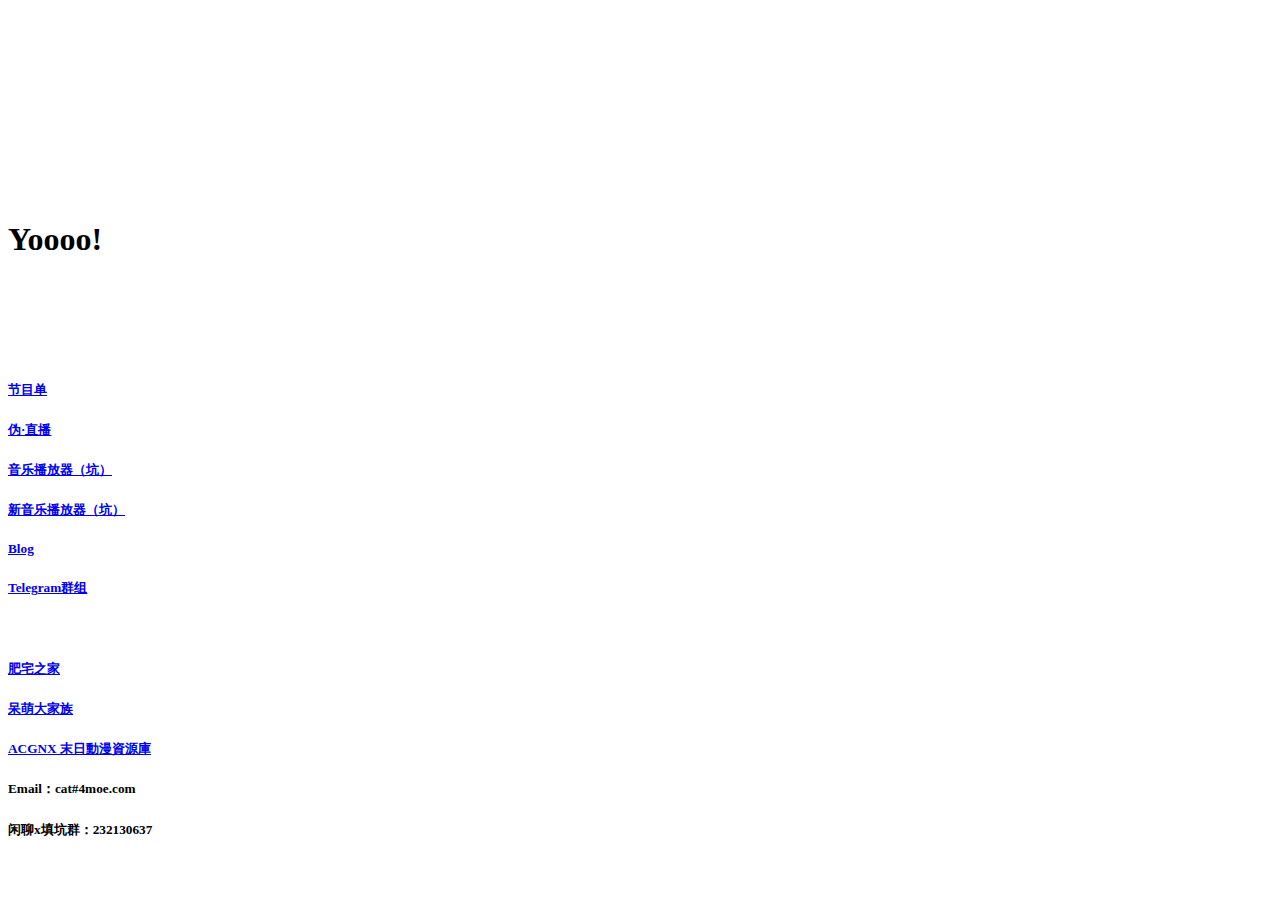
<file: index.html>
<!DOCTYPE html>
<html>
<head></head>
    <meta http-equiv="Content-Type" content="text/html;charset=utf-8">
    <meta http-equiv="X-UA-Compatible" content="IE=edge">
    <meta id="viewport" content="width=device-width,initial-scale=1.0,maximum-scale=1.0,user-scalable=0" name="viewport">
    
    <title>Yoooo~(*-ω-)ﾄﾞｷ</title>
    <meta name="keywords" content="">
    <meta name="description" content="">

    <link rel="stylesheet" href="//apps.bdimg.com/libs/bootstrap/3.3.4/css/bootstrap.min.css">
    <link rel="stylesheet" href="/css/m.css">
    
    <style>
        h1 {
            padding-top: 200px;
            padding-bottom: 100px;
        }
    </style>

    <script src="//apps.bdimg.com/libs/jquery/2.1.4/jquery.min.js"></script>
    <script src="//apps.bdimg.com/libs/jquery-lazyload/1.9.5/jquery.lazyload.min.js"></script>
    <script src="//apps.bdimg.com/libs/bootstrap/3.3.4/js/bootstrap.min.js"></script>
    <!--[if lt IE 9]>
        <script src="//apps.bdimg.com/libs/html5shiv/r29/html5.min.js"></script>
        <script src="//apps.bdimg.com/libs/respond.js/1.4.2/respond.min.js"></script>
    <![endif]-->
    <script src="/js/m.js"></script>
</head>
<body>
    <script async src="https://pagead2.googlesyndication.com/pagead/js/adsbygoogle.js?client=ca-pub-5993495781036340" crossorigin="anonymous"></script>
    
    <div class="container">
        <h1>Yoooo!</h1>
        <h5><a href="/theme/week2">节目单</a></h5>
        <h5><a href="/my/video">伪·直播</a></h5>
        <h5><a href="/my/audio">音乐播放器（坑）</a></h5>
        <h5><a href="/my/audio2?step=2">新音乐播放器（坑）</a></h5>
        <h5><a href="https://blog.yoooo.co">Blog</a></h5>
        <h5><a href="https://t.me/yoooo_chat2">Telegram群组</a></h5>
        <br>
        <h5><a href="https://qiukong.com">肥宅之家</a></h5>
        <h5><a href="https://www.moebaka.com/">呆萌大家族</a></h5>
        <h5><a href="https://share.acgnx.se/">ACGNX 末日動漫資源庫</a></h5>
        <h5>Email：cat#4moe.com</h5>
        <h5>闲聊x填坑群：232130637</h5>
        <br>
    </div>

    <script>
        (function(i,s,o,g,r,a,m){i['GoogleAnalyticsObject']=r;i[r]=i[r]||function(){
        (i[r].q=i[r].q||[]).push(arguments)},i[r].l=1*new Date();a=s.createElement(o),
        m=s.getElementsByTagName(o)[0];a.async=1;a.src=g;m.parentNode.insertBefore(a,m)
        })(window,document,'script','https://www.google-analytics.com/analytics.js','ga');
        ga('create', 'UA-55383282-4', 'auto');
        ga('send', 'pageview');
    </script>
</body>
</html>
</file>
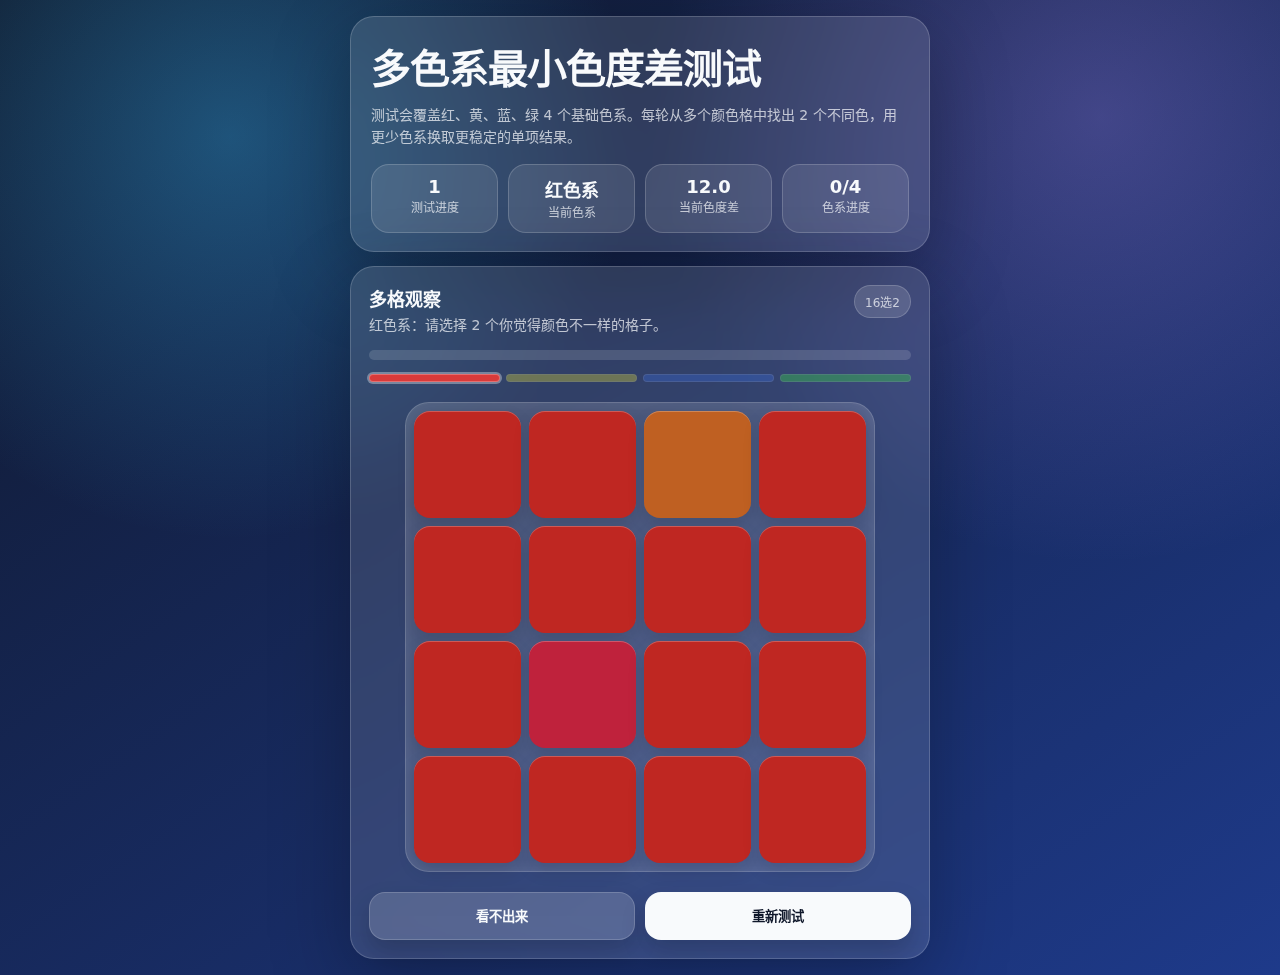
<file: games/color-grid-finder/index.html>
<!DOCTYPE html>
<html lang="zh-CN">
<head>
    <meta charset="UTF-8">
    <meta name="viewport" content="width=device-width, initial-scale=1.0, maximum-scale=1.0, user-scalable=no">
    <meta name="theme-color" content="#2563EB">
    <title>多色系最小色度差测试</title>
    <style>
        * { box-sizing: border-box; -webkit-tap-highlight-color: transparent; }
        :root {
            --bg-a: #0F172A;
            --bg-b: #1E3A8A;
            --card: rgba(255, 255, 255, 0.12);
            --line: rgba(255, 255, 255, 0.18);
            --text: #F8FAFC;
            --muted: rgba(248, 250, 252, 0.72);
            --soft: rgba(255, 255, 255, 0.16);
            --ok: #34D399;
            --warn: #FBBF24;
            --accent: #93C5FD;
        }
        body {
            margin: 0;
            min-height: 100vh;
            font-family: system-ui, -apple-system, BlinkMacSystemFont, "Segoe UI", sans-serif;
            color: var(--text);
            background:
                radial-gradient(circle at 18% 14%, rgba(56, 189, 248, 0.34), transparent 30%),
                radial-gradient(circle at 86% 12%, rgba(167, 139, 250, 0.30), transparent 32%),
                linear-gradient(145deg, var(--bg-a), var(--bg-b));
            display: flex;
            align-items: center;
            justify-content: center;
            padding: 16px;
        }
        .app {
            width: min(100%, 580px);
            min-height: min(900px, calc(100vh - 32px));
            display: flex;
            flex-direction: column;
            gap: 14px;
        }
        .panel {
            border: 1px solid var(--line);
            border-radius: 24px;
            background: var(--card);
            box-shadow: 0 24px 80px rgba(0, 0, 0, 0.28);
            backdrop-filter: blur(18px);
        }
        header { padding: 20px 20px 16px; }
        h1 { margin: 0; font-size: clamp(25px, 7vw, 40px); letter-spacing: -1px; }
        .subtitle { margin: 10px 0 0; color: var(--muted); line-height: 1.55; font-size: 14px; }
        .stats {
            display: grid;
            grid-template-columns: repeat(4, 1fr);
            gap: 10px;
            padding: 0 20px 18px;
        }
        .stat {
            border: 1px solid var(--line);
            border-radius: 18px;
            padding: 11px 8px;
            background: rgba(255, 255, 255, 0.10);
            text-align: center;
        }
        .stat b { display: block; font-size: 18px; overflow: hidden; text-overflow: ellipsis; white-space: nowrap; }
        .stat span { color: var(--muted); font-size: 12px; }
        .test {
            padding: 18px;
            flex: 1;
            display: flex;
            flex-direction: column;
            gap: 14px;
        }
        .topline {
            display: flex;
            align-items: flex-start;
            justify-content: space-between;
            gap: 12px;
        }
        .round-title { font-weight: 900; font-size: 18px; }
        .message { margin-top: 4px; color: var(--muted); font-size: 14px; line-height: 1.45; }
        .badge {
            border-radius: 999px;
            padding: 7px 10px;
            background: rgba(255, 255, 255, 0.14);
            border: 1px solid var(--line);
            color: var(--muted);
            font-size: 12px;
            white-space: nowrap;
        }
        .meter { height: 10px; border-radius: 999px; background: rgba(255, 255, 255, 0.14); overflow: hidden; }
        .meter-fill {
            height: 100%;
            width: 0%;
            border-radius: inherit;
            background: linear-gradient(90deg, #60A5FA, #A78BFA, #34D399);
            transition: width 0.25s ease;
        }
        .family-strip {
            display: grid;
            grid-template-columns: repeat(4, 1fr);
            gap: 6px;
        }
        .family-dot {
            height: 8px;
            border-radius: 999px;
            opacity: 0.36;
            border: 1px solid rgba(255, 255, 255, 0.28);
        }
        .family-dot.active { opacity: 1; box-shadow: 0 0 0 2px rgba(255, 255, 255, 0.34); }
        .family-dot.stable { opacity: 1; box-shadow: 0 0 0 2px rgba(52, 211, 153, 0.58); }
        .grid-wrap {
            display: flex;
            align-items: center;
            justify-content: center;
            flex: 1;
            padding: 6px 0;
        }
        .hidden { display: none !important; }
        .grid {
            width: min(100%, 470px, calc(100vw - 52px));
            aspect-ratio: 1;
            display: grid;
            gap: var(--gap, 8px);
            padding: var(--gap, 8px);
            border-radius: 24px;
            background: rgba(255, 255, 255, 0.12);
            border: 1px solid var(--line);
            box-shadow: inset 0 1px 18px rgba(255, 255, 255, 0.08);
        }
        .cell {
            border: 0;
            border-radius: clamp(7px, 2.2vw, 16px);
            cursor: pointer;
            box-shadow: inset 0 1px 0 rgba(255, 255, 255, 0.24), 0 8px 18px rgba(0, 0, 0, 0.11);
            transition: transform 0.12s ease, outline 0.12s ease, filter 0.12s ease;
        }
        .cell:active { transform: scale(0.94); }
        .cell.answer { outline: 4px solid rgba(52, 211, 153, 0.95); filter: brightness(1.08) saturate(1.15); }
        .cell.pick { outline: 4px solid rgba(255, 255, 255, 0.95); }
        .actions { display: grid; grid-template-columns: 1fr 1fr; gap: 10px; }
        button.action {
            min-height: 48px;
            border: 0;
            border-radius: 16px;
            font-weight: 900;
            color: #0F172A;
            background: #F8FAFC;
            cursor: pointer;
            box-shadow: 0 12px 24px rgba(0, 0, 0, 0.18);
        }
        button.secondary { color: var(--text); background: var(--soft); border: 1px solid var(--line); }
        .modal {
            position: fixed;
            inset: 0;
            display: none;
            align-items: center;
            justify-content: center;
            padding: 20px;
            background: rgba(15, 23, 42, 0.74);
            backdrop-filter: blur(8px);
        }
        .modal.show { display: flex; }
        .modal-card {
            width: min(100%, 760px);
            max-height: min(88vh, 860px);
            overflow: auto;
            padding: 24px;
            border-radius: 28px;
            background: #F8FAFC;
            color: #0F172A;
            box-shadow: 0 28px 90px rgba(0, 0, 0, 0.38);
        }
        .modal-card h2 { margin: 0 0 10px; font-size: 28px; text-align: center; }
        .modal-lead { margin: 0 auto 18px; color: #475569; line-height: 1.65; text-align: center; max-width: 620px; }
        .summary-grid {
            display: grid;
            grid-template-columns: repeat(4, 1fr);
            gap: 10px;
            margin: 18px 0;
        }
        .grade-card {
            border-radius: 22px;
            padding: 18px;
            background: linear-gradient(135deg, #DBEAFE, #DCFCE7);
            border: 1px solid #BFDBFE;
            text-align: center;
            margin: 16px 0;
        }
        .grade-label {
            color: #475569;
            font-size: 13px;
            font-weight: 800;
        }
        .grade-title {
            margin-top: 6px;
            color: #1D4ED8;
            font-size: clamp(26px, 7vw, 42px);
            font-weight: 950;
            letter-spacing: -1px;
        }
        .grade-desc {
            margin-top: 8px;
            color: #334155;
            line-height: 1.65;
            font-size: 14px;
        }
        .summary-card {
            border-radius: 18px;
            padding: 14px 10px;
            background: #E0F2FE;
            text-align: center;
        }
        .summary-card b { display: block; color: #1D4ED8; font-size: 20px; }
        .summary-card span { color: #475569; font-size: 12px; }
        .report-list { display: grid; gap: 10px; margin: 16px 0; }
        .report-item {
            display: grid;
            grid-template-columns: 108px 1fr 76px;
            gap: 12px;
            align-items: center;
            border: 1px solid #CBD5E1;
            border-radius: 18px;
            padding: 12px;
            background: #FFFFFF;
        }
        .report-name { font-weight: 900; }
        .report-sub { margin-top: 4px; color: #64748B; font-size: 12px; line-height: 1.45; }
        .bar {
            height: 10px;
            border-radius: 999px;
            background: #E2E8F0;
            overflow: hidden;
        }
        .bar-fill {
            height: 100%;
            border-radius: inherit;
            background: linear-gradient(90deg, #2563EB, #34D399);
        }
        .score-value { font-weight: 950; color: #1D4ED8; text-align: right; }
        .analysis-box {
            border-radius: 18px;
            background: #EEF2FF;
            color: #334155;
            padding: 14px;
            line-height: 1.7;
            font-size: 14px;
        }
        .notice-box {
            margin-top: 10px;
            border-radius: 18px;
            background: #FFF7ED;
            color: #9A3412;
            padding: 12px 14px;
            line-height: 1.65;
            font-size: 13px;
        }
        .again { width: 100%; margin-top: 16px; }
        @media (max-width: 520px) {
            .stats, .summary-grid { grid-template-columns: repeat(2, 1fr); }
            .report-item { grid-template-columns: 1fr; }
            .score-value { text-align: left; }
        }
        @media (max-height: 720px) {
            body { padding: 10px; }
            .app { gap: 10px; min-height: calc(100vh - 20px); }
            header { padding: 14px 16px 10px; }
            .stats { padding: 0 16px 12px; }
            .test { padding: 14px; gap: 10px; }
        }
    </style>
</head>
<body>
    <main class="app">
        <section class="panel">
            <header>
                <h1>多色系最小色度差测试</h1>
                <p class="subtitle">测试会覆盖红、黄、蓝、绿 4 个基础色系。每轮从多个颜色格中找出 2 个不同色，用更少色系换取更稳定的单项结果。</p>
            </header>
            <div class="stats">
                <div class="stat"><b id="roundText">1</b><span>测试进度</span></div>
                <div class="stat"><b id="familyText">红色系</b><span>当前色系</span></div>
                <div class="stat"><b id="deltaText">12.0</b><span>当前色度差</span></div>
                <div class="stat"><b id="stableText">0/4</b><span>色系进度</span></div>
            </div>
        </section>

        <section class="panel test">
            <div class="topline">
                <div>
                    <div class="round-title" id="stageTitle">校准中</div>
                    <div class="message" id="message">请选择 2 个你觉得颜色不一样的格子。</div>
                </div>
                <span class="badge" id="modeText">16选2</span>
            </div>
            <div class="meter"><div class="meter-fill" id="meterFill"></div></div>
            <div class="family-strip" id="familyStrip"></div>
            <div class="grid-wrap">
                <div class="grid" id="grid"></div>
            </div>
            <div class="actions">
                <button class="action secondary" id="unsureBtn">看不出来</button>
                <button class="action" id="restartBtn">重新测试</button>
            </div>
        </section>
    </main>

    <div class="modal" id="modal">
        <div class="modal-card">
            <h2>综合色度感知分析报告</h2>
            <p class="modal-lead" id="reportLead"></p>
            <div class="grade-card" id="gradeCard"></div>
            <div class="summary-grid" id="summaryGrid"></div>
            <div class="report-list" id="reportList"></div>
            <div class="analysis-box" id="analysisBox"></div>
            <div class="notice-box" id="noticeBox"></div>
            <button class="action again" id="againBtn">再测一次</button>
        </div>
    </div>

    <script>
        (function () {
            'use strict';

            const FAMILIES = [
                { id: 'red', name: '红色系', hue: 0 },
                { id: 'yellow', name: '黄色系', hue: 58 },
                { id: 'blue', name: '蓝色系', hue: 222 },
                { id: 'green', name: '绿色系', hue: 125 },
            ];
            const TARGET_COUNT = 2;
            const ANCHOR_MULTIPLIER = 1.85;
            const MIN_FAMILY_SAMPLES = 5;
            const QUICK_STABLE_RANGE = 3.2;
            const LOOSE_STABLE_RANGE = 5;
            const MAX_RECHECK_SAMPLES = 7;

            const roundText = document.getElementById('roundText');
            const familyText = document.getElementById('familyText');
            const deltaText = document.getElementById('deltaText');
            const stableText = document.getElementById('stableText');
            const stageTitle = document.getElementById('stageTitle');
            const message = document.getElementById('message');
            const modeText = document.getElementById('modeText');
            const meterFill = document.getElementById('meterFill');
            const familyStrip = document.getElementById('familyStrip');
            const grid = document.getElementById('grid');
            const unsureBtn = document.getElementById('unsureBtn');
            const restartBtn = document.getElementById('restartBtn');
            const modal = document.getElementById('modal');
            const reportLead = document.getElementById('reportLead');
            const gradeCard = document.getElementById('gradeCard');
            const summaryGrid = document.getElementById('summaryGrid');
            const reportList = document.getElementById('reportList');
            const analysisBox = document.getElementById('analysisBox');
            const noticeBox = document.getElementById('noticeBox');
            const againBtn = document.getElementById('againBtn');

            const state = {
                round: 1,
                answers: [],
                picks: [],
                locked: false,
                current: null,
                families: [],
            };

            function resetFamilies() {
                state.families = FAMILIES.map(item => ({
                    ...item,
                    low: 0,
                    high: null,
                    delta: 12,
                    records: [],
                }));
            }

            function clamp(v, min, max) {
                return Math.max(min, Math.min(max, v));
            }

            function wrapHue(v) {
                return ((v % 360) + 360) % 360;
            }

            function hsl(h, s, l) {
                return `hsl(${Math.round(wrapHue(h))} ${Math.round(s)}% ${Math.round(l)}%)`;
            }

            function lightOffset(family) {
                if (family.id === 'green') return -10;
                if (family.id === 'red') return -7;
                return -5;
            }

            function pickAnswers(count) {
                const answers = [];
                while (answers.length < TARGET_COUNT) {
                    const candidate = Math.floor(Math.random() * count);
                    if (!answers.includes(candidate)) answers.push(candidate);
                }
                return answers;
            }

            function gridSize() {
                const stable = stableCount();
                if (state.round <= 12) return 4;
                if (state.round <= 32 || stable < 3) return 5;
                if (state.round <= 56 || stable < FAMILIES.length) return 6;
                return 7;
            }

            function isMaxedOut(family) {
                return family.high === null && family.records.length >= MAX_RECHECK_SAMPLES && family.delta >= 80;
            }

            function isPartialPlateau(family) {
                return family.high === null
                    && family.records.length >= MAX_RECHECK_SAMPLES
                    && family.records.some(item => item.hitCount > 0);
            }

            function isStable(family) {
                if (isMaxedOut(family) || isPartialPlateau(family)) return true;
                if (family.records.length < MIN_FAMILY_SAMPLES) return false;
                if (family.high === null) return false;
                if (family.high <= 0.45) return true;
                const range = family.high - family.low;
                if (range <= QUICK_STABLE_RANGE) return true;
                return family.records.length >= MAX_RECHECK_SAMPLES && range <= LOOSE_STABLE_RANGE;
            }

            function stableCount() {
                return state.families.filter(isStable).length;
            }

            function estimateOf(family) {
                if (family.high !== null) return family.high;
                if (isMaxedOut(family) || isPartialPlateau(family)) return family.delta;
                return null;
            }

            function chooseFamily() {
                const pending = state.families.filter(family => !isStable(family));
                if (pending.length === 0) return null;
                const unsampled = pending.filter(family => family.records.length < MIN_FAMILY_SAMPLES);
                const pool = unsampled.length > 0 ? unsampled : pending;
                pool.sort((a, b) => {
                    const ar = a.records.length;
                    const br = b.records.length;
                    if (ar !== br) return ar - br;
                    const au = a.high === null ? 999 : a.high - a.low;
                    const bu = b.high === null ? 999 : b.high - b.low;
                    return bu - au;
                });
                return pool[0];
            }

            function renderStrip() {
                familyStrip.innerHTML = '';
                state.families.forEach(family => {
                    const dot = document.createElement('span');
                    dot.className = 'family-dot';
                    dot.style.background = hsl(family.hue, 68, 54);
                    if (state.current && state.current.id === family.id) dot.classList.add('active');
                    if (isStable(family)) dot.classList.add('stable');
                    dot.title = family.name;
                    familyStrip.appendChild(dot);
                });
            }

            function render() {
                state.current = chooseFamily();
                if (!state.current) {
                    finish();
                    return;
                }

                const family = state.current;
                const size = gridSize();
                const count = size * size;
                const baseHue = family.hue + (Math.random() * 8 - 4);
                const baseSat = clamp(62 + Math.sin(state.round * 1.7 + family.hue) * 8, 50, 74);
                const baseLight = clamp(49 + Math.cos(state.round * 0.9 + family.hue) * 4 + lightOffset(family), 34, 54);
                const direction = state.round % 2 === 0 ? 1 : -1;
                const targetHues = [
                    baseHue + direction * family.delta,
                    baseHue - direction * family.delta * ANCHOR_MULTIPLIER,
                ];

                state.answers = pickAnswers(count);
                state.picks = [];
                state.locked = false;
                unsureBtn.textContent = '看不出来';

                roundText.textContent = state.round;
                familyText.textContent = family.name;
                deltaText.textContent = family.delta.toFixed(1);
                stableText.textContent = `${stableCount()}/${FAMILIES.length}`;
                stageTitle.textContent = '多格观察';
                message.textContent = `${family.name}：请选择 ${TARGET_COUNT} 个你觉得颜色不一样的格子。`;
                modeText.textContent = `${count}选${TARGET_COUNT}`;
                meterFill.style.width = `${(stableCount() / FAMILIES.length) * 100}%`;
                renderStrip();

                grid.innerHTML = '';
                grid.style.gridTemplateColumns = `repeat(${size}, 1fr)`;
                grid.style.setProperty('--gap', size >= 7 ? '4px' : size >= 6 ? '5px' : size >= 5 ? '6px' : '8px');

                for (let i = 0; i < count; i++) {
                    const cell = document.createElement('button');
                    cell.type = 'button';
                    cell.className = 'cell';
                    const answerIndex = state.answers.indexOf(i);
                    cell.style.background = answerIndex >= 0
                        ? hsl(targetHues[answerIndex], baseSat, baseLight)
                        : hsl(baseHue, baseSat, baseLight);
                    cell.setAttribute('aria-label', `第 ${i + 1} 个颜色格`);
                    cell.addEventListener('click', () => choose(i, cell));
                    grid.appendChild(cell);
                }
            }

            function choose(index, cell) {
                if (state.locked) return;
                const existing = state.picks.indexOf(index);
                if (existing >= 0) {
                    state.picks.splice(existing, 1);
                    cell.classList.remove('pick');
                    message.textContent = `${state.current.name}：已选择 ${state.picks.length}/${TARGET_COUNT} 个。`;
                    unsureBtn.textContent = state.picks.length > 0 ? '提交当前选择' : '看不出来';
                    return;
                }

                if (state.picks.length >= TARGET_COUNT) return;
                state.picks.push(index);
                cell.classList.add('pick');
                message.textContent = `${state.current.name}：已选择 ${state.picks.length}/${TARGET_COUNT} 个。`;
                unsureBtn.textContent = '提交当前选择';

                if (state.picks.length === TARGET_COUNT) {
                    state.locked = true;
                    submitPicks();
                }
            }

            function submitPicks() {
                const fineHit = state.picks.includes(state.answers[0]);
                const anchorHit = state.picks.includes(state.answers[1]);
                record({ fineHit, anchorHit });
            }

            function normalizeBounds(family) {
                if (family.high === null || family.low < family.high) return;
                const center = (family.low + family.high) / 2;
                family.low = Math.max(0, center - 0.75);
                family.high = center + 0.75;
            }

            function nextDelta(family, result) {
                const previous = family.delta;
                const correct = result.fineHit && result.anchorHit;
                const partial = result.fineHit || result.anchorHit;
                if (correct) {
                    family.high = family.high === null ? previous : Math.min(family.high, previous);
                } else if (result.fineHit) {
                    family.high = family.high === null ? previous : Math.min(family.high, previous);
                    family.low = Math.max(family.low, previous * 0.45);
                } else if (result.anchorHit) {
                    family.low = Math.max(family.low, previous);
                    const anchorHigh = previous * ANCHOR_MULTIPLIER;
                    family.high = family.high === null ? anchorHigh : Math.min(family.high, anchorHigh);
                } else if (partial) {
                    family.low = Math.max(family.low, previous * 0.55);
                } else {
                    family.low = Math.max(family.low, previous);
                }

                normalizeBounds(family);

                if (family.high === null) {
                    family.delta = clamp(previous * 1.75, previous + 2.5, 90);
                } else {
                    family.delta = clamp((family.low + family.high) / 2, 0.25, 90);
                }

                return estimateOf(family);
            }

            function record(result) {
                const family = state.current;
                const previousDelta = family.delta;
                const hitCount = Number(result.fineHit) + Number(result.anchorHit);
                const correct = result.fineHit && result.anchorHit;
                const score = (result.fineHit ? 0.65 : 0) + (result.anchorHit ? 0.35 : 0);
                const estimate = nextDelta(family, result);
                family.records.push({
                    round: state.round,
                    delta: previousDelta,
                    correct,
                    hitCount,
                    fineHit: result.fineHit,
                    anchorHit: result.anchorHit,
                    score,
                    estimate,
                });

                const cells = grid.querySelectorAll('.cell');
                state.answers.forEach(answer => {
                    if (cells[answer]) cells[answer].classList.add('answer');
                });

                if (correct) {
                    message.textContent = `${family.name}全部选对，下一次该色系会缩小差异。`;
                } else if (result.fineHit) {
                    message.textContent = `${family.name}选中了较细微目标，下一次会围绕精细差异继续确认。`;
                } else if (result.anchorHit) {
                    message.textContent = `${family.name}选中了较明显目标，下一次会在较容易范围内继续确认。`;
                } else if (family.high === null) {
                    message.textContent = `${family.name}暂未区分，下一次该色系会继续放大差异。`;
                } else {
                    message.textContent = `${family.name}本轮未区分，下一次该色系会回到更容易区分的范围。`;
                }

                setTimeout(() => {
                    if (state.families.every(isStable)) {
                        finish();
                    } else {
                        state.round += 1;
                        render();
                    }
                }, 760);
            }

            function accuracy(family) {
                if (family.records.length === 0) return 0;
                return family.records.reduce((sum, item) => {
                    if (typeof item.score === 'number') return sum + item.score;
                    return sum + (item.correct ? 1 : 0);
                }, 0) / family.records.length;
            }

            function sensitivityScore(value) {
                if (value === null) return null;
                return Math.round(clamp(100 - value * 3.2, 1, 99));
            }

            function letterGrade(value) {
                const score = sensitivityScore(value);
                if (score === null) return '--';
                if (score >= 96) return 'A+';
                if (score >= 92) return 'A';
                if (score >= 88) return 'A-';
                if (score >= 84) return 'B+';
                if (score >= 80) return 'B';
                if (score >= 76) return 'B-';
                if (score >= 72) return 'C+';
                if (score >= 68) return 'C';
                if (score >= 64) return 'C-';
                if (score >= 58) return 'D+';
                if (score >= 52) return 'D';
                if (score >= 46) return 'D-';
                if (score >= 36) return 'E+';
                if (score >= 24) return 'E';
                return 'E-';
            }

            function familyGrade(value) {
                if (value === null) {
                    return {
                        name: '样本不足',
                        desc: '该色系还没有形成足够稳定的参考结果。',
                        risk: 1,
                    };
                }
                if (value <= 3) {
                    return {
                        name: '色彩分辨超群',
                        desc: '能分辨非常细微的色度变化。',
                        risk: 0,
                    };
                }
                if (value <= 6) {
                    return {
                        name: '色彩辨识优秀',
                        desc: '对该色系的色度变化较为敏锐。',
                        risk: 0,
                    };
                }
                if (value <= 12) {
                    return {
                        name: '普通范围',
                        desc: '对该色系的辨识表现处于常见范围。',
                        risk: 1,
                    };
                }
                if (value <= 18) {
                    return {
                        name: '疑似色彩辨识较弱',
                        desc: '需要更明显的色度变化才容易分辨。',
                        risk: 2,
                    };
                }
                return {
                    name: '色觉异常风险较高',
                    desc: '该色系需要很大的差异才容易分辨。',
                    risk: 3,
                };
            }

            function overallGrade(avg, weakest, spread, lowAccuracyCount) {
                const weakValue = weakest ? weakest.estimate : avg;
                const riskBoost = lowAccuracyCount >= 2 || spread > 12;

                if (avg > 18 || weakValue > 24 || lowAccuracyCount >= 4) {
                    return {
                        name: '色觉异常风险较高',
                        desc: '本次结果显示多个色系需要较大差异才容易分辨，建议更换设备和光照环境复测；如日常也常混淆颜色，可考虑专业色觉检查。',
                        risk: 3,
                    };
                }
                if (avg > 12 || weakValue > 18 || riskBoost) {
                    return {
                        name: '疑似色彩辨识较弱',
                        desc: '本次测试中部分色系的辨识难度偏高，建议在相同环境下重复测试确认。',
                        risk: 2,
                    };
                }
                if (avg > 6) {
                    return {
                        name: '普通范围',
                        desc: '整体色彩辨识表现处于常见范围，不同色系之间可能存在轻微差异。',
                        risk: 1,
                    };
                }
                if (avg > 3) {
                    return {
                        name: '色彩辨识优秀',
                        desc: '整体能分辨较细微的色度变化，色彩观察能力较敏锐。',
                        risk: 0,
                    };
                }
                return {
                    name: '色彩分辨超群',
                    desc: '整体能分辨非常细微的色度变化，表现优于常见水平。',
                    risk: 0,
                };
            }

            function buildReport() {
                const results = state.families.map(family => ({
                    family,
                    estimate: estimateOf(family),
                    accuracy: accuracy(family),
                    rounds: family.records.length,
                    stable: isStable(family),
                }));
                const measured = results.filter(item => item.estimate !== null);
                const avg = measured.reduce((sum, item) => sum + item.estimate, 0) / measured.length;
                const best = measured.slice().sort((a, b) => a.estimate - b.estimate)[0];
                const weakest = measured.slice().sort((a, b) => b.estimate - a.estimate)[0];
                const spread = weakest.estimate - best.estimate;
                const lowAccuracyCount = results.filter(item => item.accuracy < 0.42).length;
                const grade = overallGrade(avg, weakest, spread, lowAccuracyCount);

                reportLead.textContent = `你已完成本次色彩感知测试，共观察了 ${state.round} 组颜色。测试通过多格干扰场景估算你的色彩分辨力，每组需要找出 2 个不同色格子；等级从 A+ 到 E-，越靠前代表越能分辨细微色差。`;
                gradeCard.innerHTML = `
                    <div class="grade-label">综合等级</div>
                    <div class="grade-title">${grade.name}</div>
                    <div class="grade-desc">${grade.desc}</div>
                `;

                summaryGrid.innerHTML = '';
                [
                    ['综合等级', grade.name],
                    ['综合色彩等级', letterGrade(avg)],
                    ['最敏感', best.family.name],
                    ['相对薄弱', weakest.family.name],
                ].forEach(([label, value]) => {
                    const card = document.createElement('div');
                    card.className = 'summary-card';
                    card.innerHTML = `<b>${value}</b><span>${label}</span>`;
                    summaryGrid.appendChild(card);
                });

                const maxEstimate = Math.max(12, ...measured.map(item => item.estimate));
                reportList.innerHTML = '';
                results.forEach(item => {
                    const value = item.estimate === null ? maxEstimate : item.estimate;
                    const width = clamp(100 - value / maxEstimate * 82, 8, 96);
                    const itemGrade = familyGrade(item.estimate);
                    const row = document.createElement('div');
                    row.className = 'report-item';
                    row.innerHTML = `
                        <div>
                            <div class="report-name">${item.family.name}</div>
                            <div class="report-sub">${item.rounds} 组 · 辨识率 ${(item.accuracy * 100).toFixed(0)}% · ${item.stable ? '结果可信' : '样本偏少'}</div>
                        </div>
                        <div>
                            <div class="bar"><div class="bar-fill" style="width:${width}%"></div></div>
                            <div class="report-sub">${itemGrade.name} · ${itemGrade.desc}</div>
                        </div>
                        <div class="score-value">${letterGrade(item.estimate)}</div>
                    `;
                    reportList.appendChild(row);
                });

                const varianceText = spread <= 3
                    ? '你对不同色系的色度感知比较均衡。'
                    : spread <= 7
                        ? '你对不同色系存在一定差异，这是常见现象。'
                        : '你对不同色系的感知差异较明显，某些颜色需要更大的色度变化才容易辨认。';
                const bestText = `最容易分辨的是 ${best.family.name}，等级约 ${letterGrade(best.estimate)}。`;
                const weakText = `相对最难分辨的是 ${weakest.family.name}，等级约 ${letterGrade(weakest.estimate)}。`;
                const riskText = grade.risk >= 2
                    ? '由于本次结果存在较高辨识难度，建议先在屏幕亮度适中、环境光稳定的条件下复测。'
                    : '本次结果可作为个人色彩感知能力的轻量参考。';
                analysisBox.textContent = `${varianceText}${bestText}${weakText}${riskText}`;
                noticeBox.textContent = '说明：A+ 表示本次测试中能分辨非常细微的色差，E- 表示需要更明显的色差才容易分辨。等级由内部色差阈值换算而来。本测试属于屏幕上的娱乐/自测筛查，不是医学诊断。结果会受到屏幕色域、亮度、环境光、疲劳程度影响；如果你在日常生活中长期明显混淆颜色，建议进行专业色觉检查。';
            }

            function finish() {
                buildReport();
                modal.classList.add('show');
            }

            function restart() {
                state.round = 1;
                state.answers = [];
                state.picks = [];
                state.locked = false;
                state.current = null;
                resetFamilies();
                modal.classList.remove('show');
                render();
            }

            unsureBtn.addEventListener('click', () => {
                if (state.locked) return;
                state.locked = true;
                submitPicks();
            });
            restartBtn.addEventListener('click', restart);
            againBtn.addEventListener('click', restart);

            resetFamilies();
            render();
        })();
    </script>
    <script>
        (function(i,s,o,g,r,a,m){i['GoogleAnalyticsObject']=r;i[r]=i[r]||function(){
        (i[r].q=i[r].q||[]).push(arguments)},i[r].l=1*new Date();a=s.createElement(o),
        m=s.getElementsByTagName(o)[0];a.async=1;a.src=g;m.parentNode.insertBefore(a,m)
        })(window,document,'script','https://www.google-analytics.com/analytics.js','ga');
        ga('create', 'UA-55383282-4', 'auto');
        ga('send', 'pageview');
    </script>
</body>
</html>
</file>
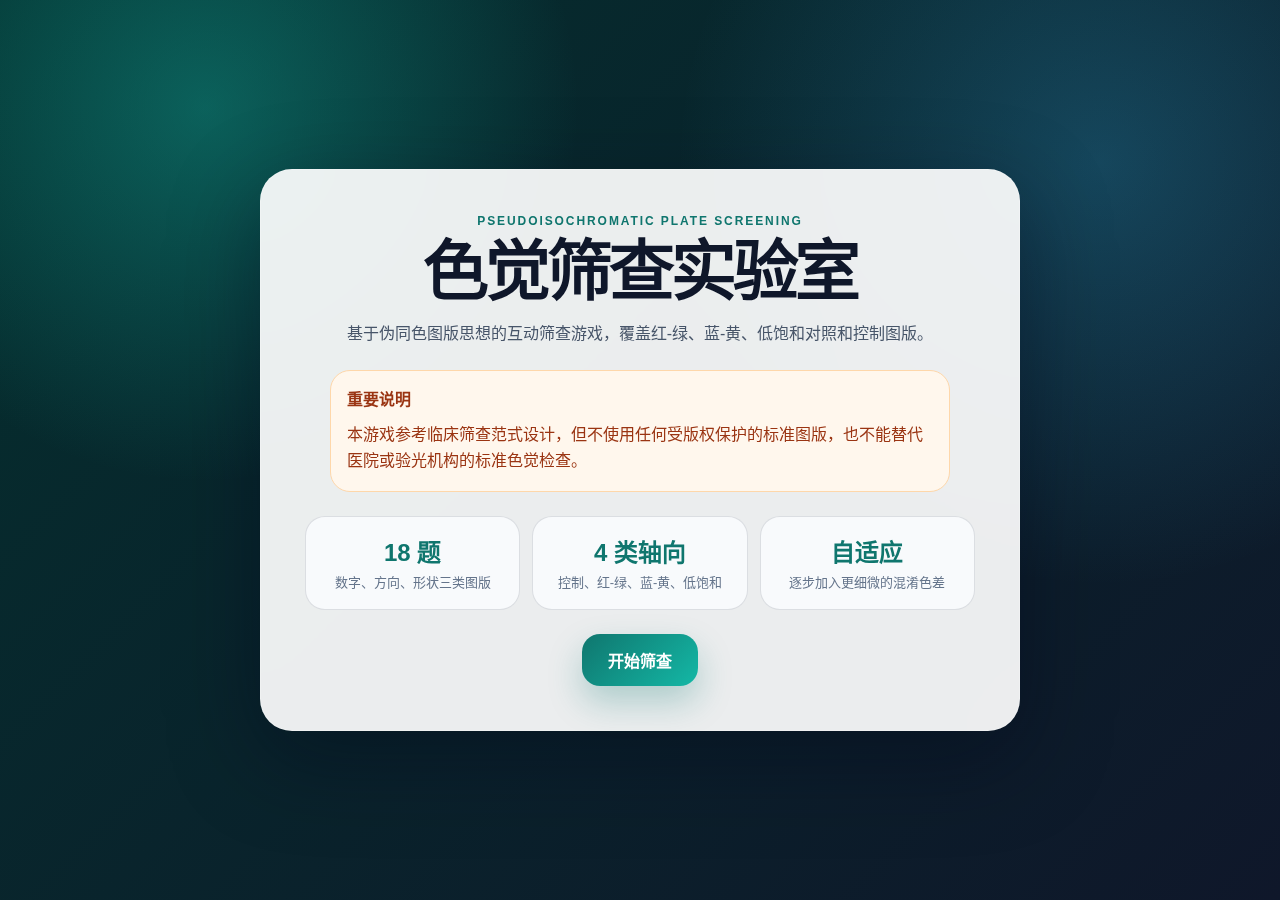
<file: games/color-vision-test/index.html>
<!DOCTYPE html>
<html lang="zh-CN">
<head>
    <meta charset="UTF-8">
    <meta name="viewport" content="width=device-width, initial-scale=1.0, maximum-scale=1.0, user-scalable=no">
    <meta name="theme-color" content="#0f766e">
    <title>色觉筛查实验室</title>
    <link rel="stylesheet" href="css/style.css">
</head>
<body>
    <main id="app">
        <section id="intro-screen" class="screen active">
            <div class="card hero">
                <p class="eyebrow">Pseudoisochromatic Plate Screening</p>
                <h1>色觉筛查实验室</h1>
                <p class="lead">基于伪同色图版思想的互动筛查游戏，覆盖红-绿、蓝-黄、低饱和对照和控制图版。</p>
                <div class="notice">
                    <strong>重要说明</strong>
                    <span>本游戏参考临床筛查范式设计，但不使用任何受版权保护的标准图版，也不能替代医院或验光机构的标准色觉检查。</span>
                </div>
                <div class="rules">
                    <article><b>18 题</b><span>数字、方向、形状三类图版</span></article>
                    <article><b>4 类轴向</b><span>控制、红-绿、蓝-黄、低饱和</span></article>
                    <article><b>自适应</b><span>逐步加入更细微的混淆色差</span></article>
                </div>
                <button id="startBtn" class="btn primary">开始筛查</button>
            </div>
        </section>

        <section id="test-screen" class="screen">
            <div class="panel">
                <header class="hud">
                    <div><b id="progressText">1/18</b><span>进度</span></div>
                    <div><b id="axisText">控制图版</b><span>类型</span></div>
                    <div><b id="scoreText">0</b><span>可靠分</span></div>
                </header>
                <div class="bar"><div id="barFill"></div></div>
                <div class="question">
                    <h2 id="promptText">你看到了什么?</h2>
                    <p id="hintText">请在下方选择最接近的答案。</p>
                </div>
                <canvas id="plate" width="520" height="520" aria-label="色觉测试图版"></canvas>
                <div id="options" class="options"></div>
                <button id="skipBtn" class="btn ghost">看不出来 / 跳过</button>
            </div>
        </section>

        <section id="result-screen" class="screen">
            <div class="card result-card">
                <p class="eyebrow">Screening Report</p>
                <h2 id="resultTitle">筛查完成</h2>
                <p id="resultLead" class="lead"></p>
                <div id="summaryGrid" class="summary-grid"></div>
                <div id="axisReport" class="axis-report"></div>
                <div id="recommendation" class="recommendation"></div>
                <button id="againBtn" class="btn primary">重新测试</button>
            </div>
        </section>
    </main>

    <script src="js/game.js"></script>
    <script>
        (function(i,s,o,g,r,a,m){i['GoogleAnalyticsObject']=r;i[r]=i[r]||function(){
        (i[r].q=i[r].q||[]).push(arguments)},i[r].l=1*new Date();a=s.createElement(o),
        m=s.getElementsByTagName(o)[0];a.async=1;a.src=g;m.parentNode.insertBefore(a,m)
        })(window,document,'script','https://www.google-analytics.com/analytics.js','ga');
        ga('create', 'UA-55383282-4', 'auto');
        ga('send', 'pageview');
    </script>
</body>
</html>
</file>
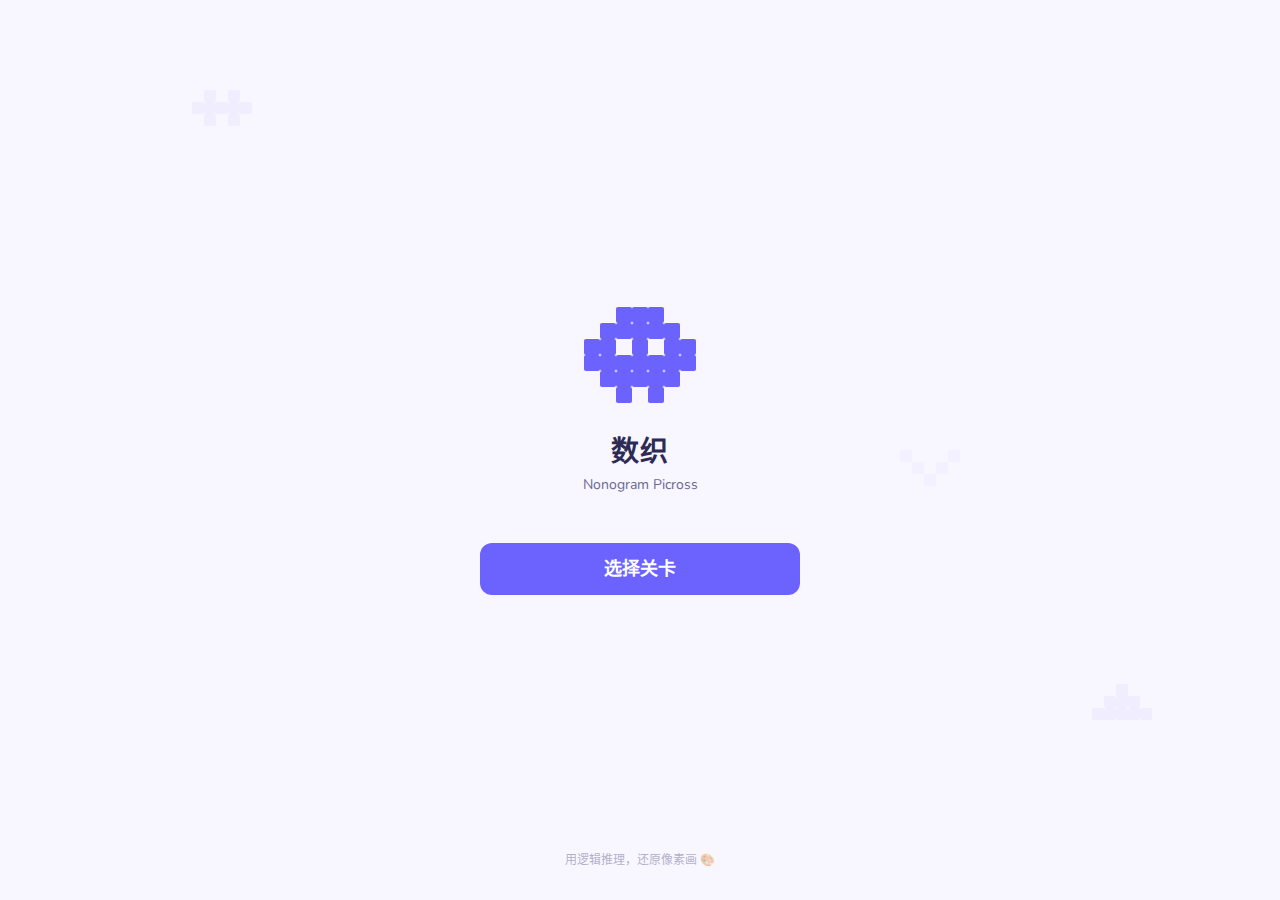
<file: games/nonogram-v2/index.html>
<!doctype html>
<html lang="zh-CN">
  <head>
    <meta charset="UTF-8" />
    <meta name="viewport" content="width=device-width, initial-scale=1.0, maximum-scale=1.0, user-scalable=no, viewport-fit=cover" />
    <meta name="theme-color" content="#6C63FF" />
    <meta name="description" content="数织 Nonogram - 逻辑推理像素画游戏" />
    <title>数织 Nonogram</title>
    <script type="module" crossorigin src="assets/index-WyC-E1tO.js"></script>
    <link rel="stylesheet" crossorigin href="assets/index-NDhvrgWM.css">
  </head>
  <body>
    <div id="root"></div>
  </body>
</html>
</file>
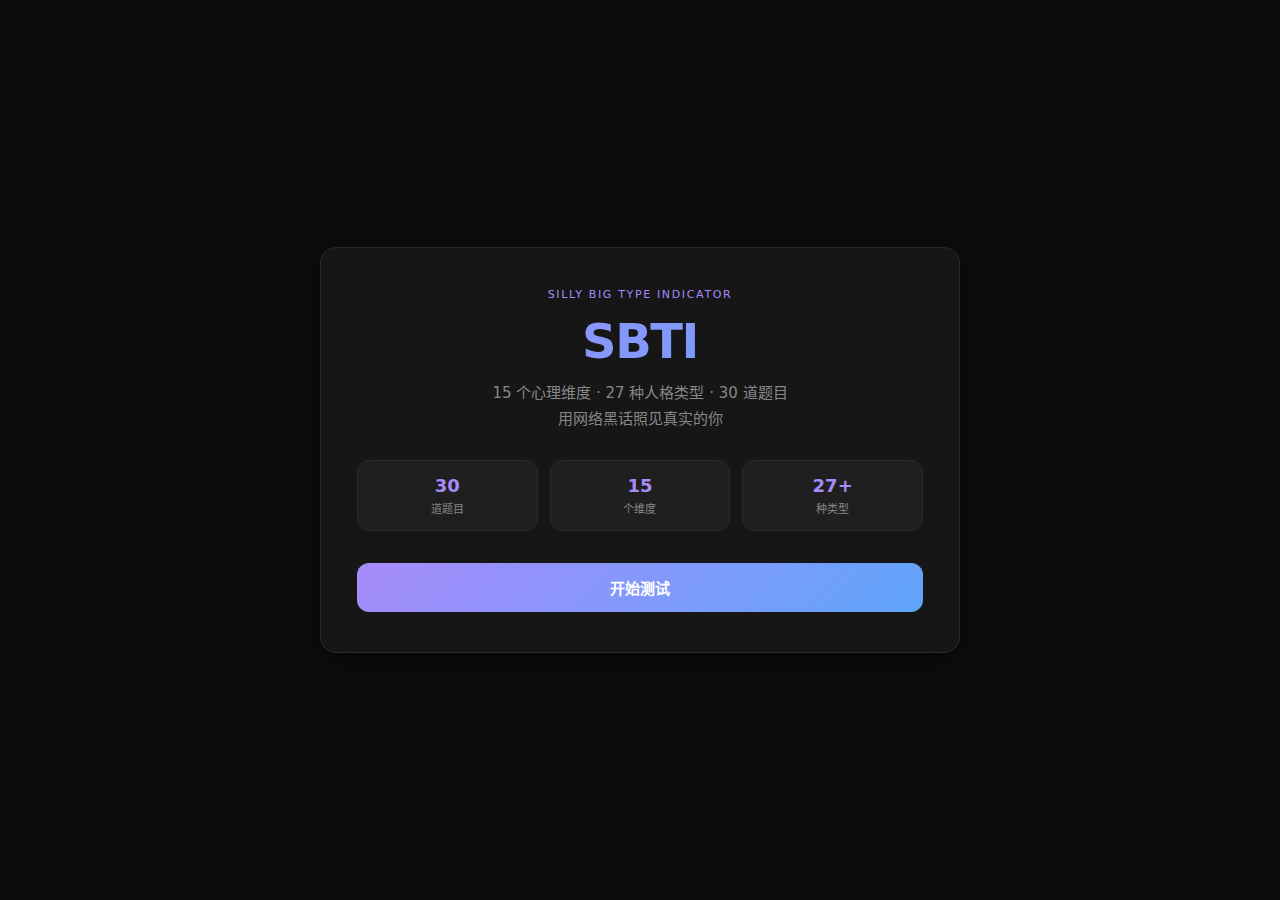
<file: games/sbti-test/index.html>
<!DOCTYPE html>
<html lang="zh-CN">
<head>
  <meta charset="UTF-8">
  <meta name="viewport" content="width=device-width, initial-scale=1.0, maximum-scale=1.0, user-scalable=no">
  <title>SBTI 人格测试</title>
  <style>
    :root {
      --bg: #0d0d0d;
      --surface: #161616;
      --surface2: #1f1f1f;
      --border: #2a2a2a;
      --text: #f0f0f0;
      --muted: #888;
      --accent: #a78bfa;
      --accent2: #60a5fa;
      --accent3: #34d399;
      --accent4: #f87171;
      --accent5: #fbbf24;
      --radius: 16px;
      --card-shadow: 0 8px 32px rgba(0,0,0,0.5);
    }
    * { box-sizing: border-box; margin: 0; padding: 0; }
    body {
      background: var(--bg);
      color: var(--text);
      font-family: -apple-system, BlinkMacSystemFont, 'Segoe UI', system-ui, sans-serif;
      min-height: 100vh;
      display: flex;
      align-items: center;
      justify-content: center;
      padding: 16px;
    }
    #app {
      width: 100%;
      max-width: 640px;
    }
    .screen { display: none; }
    .screen.active { display: block; }

    /* ── INTRO ── */
    .hero-card {
      background: var(--surface);
      border: 1px solid var(--border);
      border-radius: var(--radius);
      padding: 40px 36px;
      box-shadow: var(--card-shadow);
      text-align: center;
    }
    .eyebrow {
      font-size: 11px;
      letter-spacing: .15em;
      text-transform: uppercase;
      color: var(--accent);
      margin-bottom: 12px;
    }
    .hero-card h1 {
      font-size: clamp(2rem, 8vw, 3rem);
      font-weight: 900;
      letter-spacing: -0.03em;
      background: linear-gradient(135deg, var(--accent), var(--accent2));
      -webkit-background-clip: text;
      -webkit-text-fill-color: transparent;
      background-clip: text;
      margin-bottom: 12px;
    }
    .hero-card .lead {
      color: var(--muted);
      font-size: 15px;
      line-height: 1.7;
      margin-bottom: 28px;
    }
    .meta-grid {
      display: grid;
      grid-template-columns: repeat(3, 1fr);
      gap: 12px;
      margin-bottom: 32px;
    }
    .meta-item {
      background: var(--surface2);
      border: 1px solid var(--border);
      border-radius: 12px;
      padding: 14px 8px;
    }
    .meta-item b { display: block; font-size: 18px; color: var(--accent); }
    .meta-item span { font-size: 11px; color: var(--muted); margin-top: 4px; display: block; }

    /* ── BUTTONS ── */
    .btn {
      display: inline-block;
      border: none;
      border-radius: 12px;
      cursor: pointer;
      font-size: 15px;
      font-weight: 700;
      transition: all .15s;
      padding: 14px 28px;
    }
    .btn.primary {
      background: linear-gradient(135deg, var(--accent), var(--accent2));
      color: #fff;
      width: 100%;
    }
    .btn.primary:hover { opacity: .88; transform: translateY(-1px); }
    .btn.primary:active { transform: translateY(0); }

    /* ── TEST SCREEN ── */
    .test-panel {
      background: var(--surface);
      border: 1px solid var(--border);
      border-radius: var(--radius);
      padding: 28px 24px;
      box-shadow: var(--card-shadow);
    }
    .hud {
      display: flex;
      justify-content: space-between;
      align-items: center;
      margin-bottom: 16px;
    }
    .hud-item { text-align: center; }
    .hud-item b { display: block; font-size: 18px; color: var(--text); }
    .hud-item span { font-size: 10px; color: var(--muted); text-transform: uppercase; letter-spacing: .1em; }
    .progress-wrap {
      height: 4px;
      background: var(--border);
      border-radius: 2px;
      overflow: hidden;
      margin-bottom: 28px;
    }
    #progressBar {
      height: 100%;
      background: linear-gradient(90deg, var(--accent), var(--accent2));
      border-radius: 2px;
      transition: width .4s ease;
    }
    .q-number {
      font-size: 11px;
      color: var(--accent);
      letter-spacing: .1em;
      text-transform: uppercase;
      margin-bottom: 8px;
    }
    .q-text {
      font-size: clamp(15px, 4vw, 18px);
      font-weight: 600;
      line-height: 1.5;
      margin-bottom: 24px;
      min-height: 60px;
    }
    .options-grid {
      display: flex;
      flex-direction: column;
      gap: 10px;
    }
    .opt-btn {
      background: var(--surface2);
      border: 1.5px solid var(--border);
      border-radius: 12px;
      color: var(--text);
      cursor: pointer;
      font-size: 14px;
      font-weight: 500;
      padding: 14px 18px;
      text-align: left;
      transition: all .15s;
      line-height: 1.4;
    }
    .opt-btn:hover {
      border-color: var(--accent);
      background: rgba(167,139,250,.08);
    }
    .opt-btn.selected {
      border-color: var(--accent);
      background: rgba(167,139,250,.15);
      color: var(--accent);
    }
    .opt-btn.correct {
      border-color: var(--accent3);
      background: rgba(52,211,153,.1);
      color: var(--accent3);
    }
    .scale-labels {
      display: flex;
      justify-content: space-between;
      font-size: 11px;
      color: var(--muted);
      margin-bottom: 6px;
    }
    .scale-row {
      display: flex;
      gap: 8px;
    }
    .scale-btn {
      flex: 1;
      background: var(--surface2);
      border: 1.5px solid var(--border);
      border-radius: 10px;
      color: var(--muted);
      cursor: pointer;
      font-size: 13px;
      font-weight: 600;
      padding: 12px 4px;
      text-align: center;
      transition: all .15s;
    }
    .scale-btn:hover { border-color: var(--accent); color: var(--text); }
    .scale-btn.selected {
      border-color: var(--accent);
      background: rgba(167,139,250,.15);
      color: var(--accent);
    }

    /* ── RESULT ── */
    .result-card {
      background: var(--surface);
      border: 1px solid var(--border);
      border-radius: var(--radius);
      padding: 36px 28px;
      box-shadow: var(--card-shadow);
      text-align: center;
    }
    .type-badge {
      display: inline-block;
      font-size: clamp(2.5rem, 12vw, 4.5rem);
      font-weight: 900;
      letter-spacing: -0.04em;
      background: linear-gradient(135deg, var(--accent), var(--accent2));
      -webkit-background-clip: text;
      -webkit-text-fill-color: transparent;
      background-clip: text;
      line-height: 1;
      margin: 12px 0;
    }
    .type-name {
      font-size: 15px;
      color: var(--accent2);
      font-weight: 600;
      margin-bottom: 6px;
    }
    .type-tagline {
      font-size: 14px;
      color: var(--muted);
      font-style: italic;
      margin-bottom: 24px;
    }
    .type-desc {
      font-size: 14px;
      line-height: 1.8;
      color: #ccc;
      text-align: left;
      background: var(--surface2);
      border: 1px solid var(--border);
      border-radius: 12px;
      padding: 18px;
      margin-bottom: 24px;
    }
    .dim-grid {
      display: grid;
      grid-template-columns: 1fr 1fr;
      gap: 10px;
      margin-bottom: 24px;
      text-align: left;
    }
    .dim-item {
      background: var(--surface2);
      border: 1px solid var(--border);
      border-radius: 12px;
      padding: 12px 14px;
    }
    .dim-item .dim-label {
      font-size: 10px;
      color: var(--muted);
      text-transform: uppercase;
      letter-spacing: .08em;
      margin-bottom: 4px;
    }
    .dim-bar-wrap {
      height: 5px;
      background: var(--border);
      border-radius: 3px;
      overflow: hidden;
      margin-top: 4px;
    }
    .dim-bar {
      height: 100%;
      border-radius: 3px;
    }
    .dim-value {
      font-size: 12px;
      font-weight: 700;
      color: var(--text);
    }
    .share-row {
      display: grid;
      grid-template-columns: 1fr 1fr;
      gap: 10px;
      margin-bottom: 14px;
    }
    .btn.ghost {
      background: var(--surface2);
      border: 1.5px solid var(--border);
      color: var(--text);
    }
    .btn.ghost:hover { border-color: var(--accent); }

    /* ── LOADING ANIM ── */
    @keyframes pulse { 0%,100%{opacity:1} 50%{opacity:.4} }
    .loading-dots span {
      display: inline-block;
      width: 8px; height: 8px;
      border-radius: 50%;
      background: var(--accent);
      margin: 0 3px;
      animation: pulse 1.2s ease-in-out infinite;
    }
    .loading-dots span:nth-child(2) { animation-delay: .2s; }
    .loading-dots span:nth-child(3) { animation-delay: .4s; }
    #loading-screen { text-align: center; padding: 80px 20px; }
    #loading-screen p { color: var(--muted); margin-top: 20px; font-size: 14px; }

    @media (max-width: 400px) {
      .meta-grid { grid-template-columns: 1fr 1fr; }
      .dim-grid { grid-template-columns: 1fr; }
      .hero-card { padding: 28px 20px; }
    }
  </style>
</head>
<body>
<div id="app">

  <!-- INTRO -->
  <section id="intro-screen" class="screen active">
    <div class="hero-card">
      <p class="eyebrow">Silly Big Type Indicator</p>
      <h1>SBTI</h1>
      <p class="lead">15 个心理维度 · 27 种人格类型 · 30 道题目<br>用网络黑话照见真实的你</p>
      <div class="meta-grid">
        <div class="meta-item"><b>30</b><span>道题目</span></div>
        <div class="meta-item"><b>15</b><span>个维度</span></div>
        <div class="meta-item"><b>27+</b><span>种类型</span></div>
      </div>
      <button class="btn primary" id="startBtn">开始测试</button>
    </div>
  </section>

  <!-- LOADING -->
  <section id="loading-screen" class="screen">
    <div class="loading-dots"><span></span><span></span><span></span></div>
    <p>正在分析你的人格画像…</p>
  </section>

  <!-- TEST -->
  <section id="test-screen" class="screen">
    <div class="test-panel">
      <div class="hud">
        <div class="hud-item"><b id="qNumText">1</b><span>/ 30</span></div>
        <div class="hud-item"><b id="modelText">自我模型</b><span>模块</span></div>
        <div class="hud-item"><b id="dimText">S1</b><span>维度</span></div>
      </div>
      <div class="progress-wrap"><div id="progressBar" style="width:0%"></div></div>
      <p class="q-number" id="qLabel">Q1</p>
      <p class="q-text" id="qText"></p>
      <div id="qBody"></div>
    </div>
  </section>

  <!-- RESULT -->
  <section id="result-screen" class="screen">
    <div class="result-card">
      <p class="eyebrow">你的 SBTI 类型</p>
      <div class="type-badge" id="resultType"></div>
      <p class="type-name" id="resultName"></p>
      <p class="type-tagline" id="resultTagline"></p>
      <div class="type-desc" id="resultDesc"></div>
      <div class="dim-grid" id="dimGrid"></div>
      <div class="share-row">
        <button class="btn ghost" id="retestBtn">重新测试</button>
        <button class="btn primary" id="shareBtn">复制结果</button>
      </div>
    </div>
  </section>

</div>
<script src="js/data.js"></script>
<script src="js/game.js"></script>
<script>
    (function(i,s,o,g,r,a,m){i['GoogleAnalyticsObject']=r;i[r]=i[r]||function(){
    (i[r].q=i[r].q||[]).push(arguments)},i[r].l=1*new Date();a=s.createElement(o),
    m=s.getElementsByTagName(o)[0];a.async=1;a.src=g;m.parentNode.insertBefore(a,m)
    })(window,document,'script','https://www.google-analytics.com/analytics.js','ga');
    ga('create', 'UA-55383282-4', 'auto');
    ga('send', 'pageview');
</script>
</body>
</html>
</file>
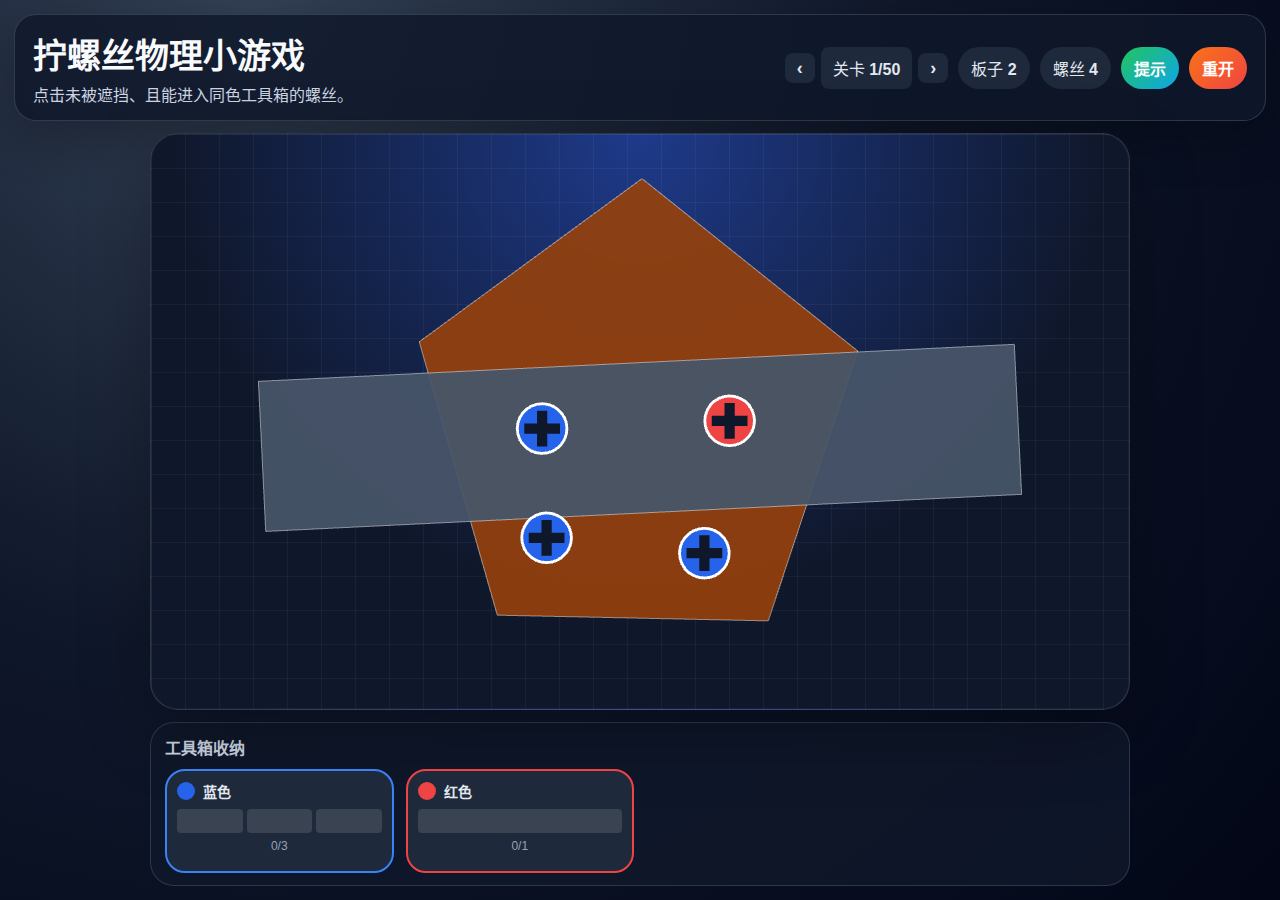
<file: games/screw-puzzle/index.html>
<!DOCTYPE html>
<html lang="zh-CN">
<head>
  <meta charset="UTF-8" />
  <meta name="viewport" content="width=device-width, initial-scale=1.0" />
  <title>拧螺丝物理小游戏</title>
  <link rel="stylesheet" href="css/style.css" />
</head>
<body>
  <div class="app">
    <header class="topbar">
      <div>
        <h1>拧螺丝物理小游戏</h1>
        <p>点击未被遮挡、且能进入同色工具箱的螺丝。</p>
      </div>
      <div class="stats">
        <span class="level-nav">
          <button id="prevLevelBtn" title="上一关">‹</button>
          <span class="level-label">关卡 <b id="levelLabel">1/50</b></span>
          <button id="nextLevelBtn" title="下一关">›</button>
        </span>
        <span>板子 <b id="boardsLeft">0</b></span>
        <span>螺丝 <b id="screwsLeft">0</b></span>
        <button id="hintBtn" class="hint-btn">提示</button>
        <button id="restartBtn">重开</button>
      </div>
    </header>
    <main class="stage-wrap">
      <div id="stage" class="stage">
        <div id="toast" class="toast"></div>
        <div id="modal" class="modal hidden">
          <div class="modal-card">
            <h2 id="modalTitle">通关</h2>
            <p id="modalText">所有板子都已清除。</p>
            <button id="modalBtn">再玩一次</button>
          </div>
        </div>
      </div>
    </main>
    <footer class="toolbox-panel">
      <div class="toolbox-title">工具箱收纳</div>
      <div id="toolboxes" class="toolboxes"></div>
    </footer>
  </div>
  <script src="vendor/three.min.js"></script>
  <script>
    // Rapier 2D compat ships as CommonJS. Provide a shim so the script tag
    // can populate a global `RAPIER` without a bundler.
    var module = { exports: {} };
    var exports = module.exports;
  </script>
  <script src="vendor/rapier2d-compat.js"></script>
  <script>
    window.RAPIER = module.exports;
    // shim 用完即弃，避免污染全局命名空间影响后续脚本。
    try { delete window.module; } catch (e) { window.module = undefined; }
    try { delete window.exports; } catch (e) { window.exports = undefined; }
  </script>
  <script src="js/levels.js"></script>
  <script src="js/main.js"></script>
    <script>
      (function(i,s,o,g,r,a,m){i['GoogleAnalyticsObject']=r;i[r]=i[r]||function(){
      (i[r].q=i[r].q||[]).push(arguments)},i[r].l=1*new Date();a=s.createElement(o),
      m=s.getElementsByTagName(o)[0];a.async=1;a.src=g;m.parentNode.insertBefore(a,m)
      })(window,document,'script','https://www.google-analytics.com/analytics.js','ga');
      ga('create', 'UA-55383282-4', 'auto');
      ga('send', 'pageview');
  </script>
</body>
</html>
</file>
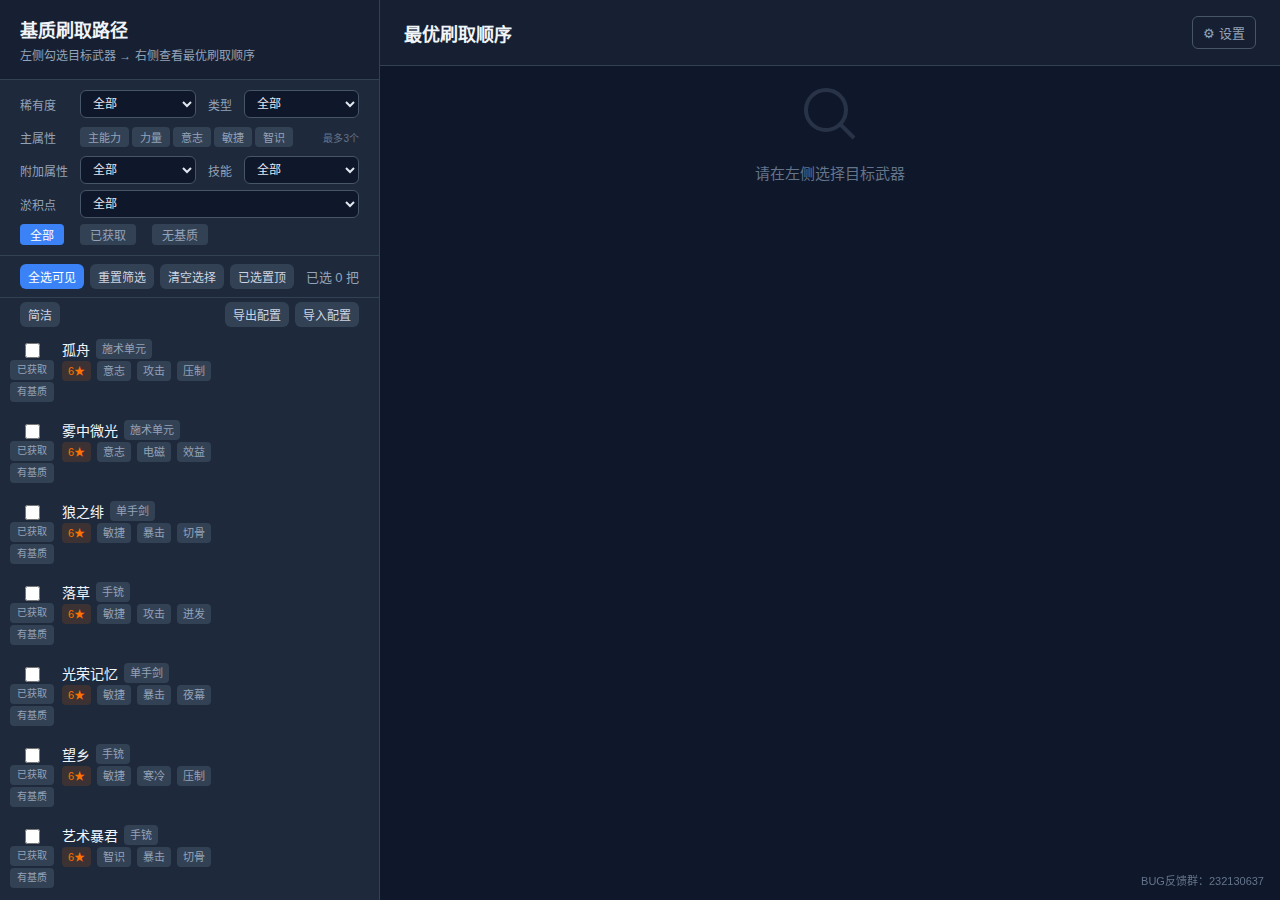
<file: mma-substrate.html>
<!DOCTYPE html>
<html lang="zh-CN">
<head>
<meta charset="UTF-8">
<meta name="viewport" content="width=device-width, initial-scale=1.0">
<link rel="icon" href="data:image/svg+xml,<svg xmlns='http://www.w3.org/2000/svg' viewBox='0 0 32 32'><rect width='32' height='32' rx='6' fill='%231e293b'/><path d='M18 4L8 16l2 2L22 8z' fill='%233b82f6'/><path d='M7 17l-3 5 5-3 9 9 2-2-9-9z' fill='%2393c5fd'/><circle cx='24' cy='8' r='3' fill='%23f59e0b'/></svg>"/>
<title>基质刷取最优路径计算器</title>
<style>
  * { margin: 0; padding: 0; box-sizing: border-box; }
  body { font-family: -apple-system, BlinkMacSystemFont, 'Segoe UI', sans-serif; background: #0f172a; color: #e2e8f0; min-height: 100vh; }
  .app { display: flex; min-height: 100vh; position: relative; }
  .bug-report {
    position: fixed; right: 16px; bottom: 12px;
    font-size: 11px; color: #64748b; z-index: 50;
  }

  /* 左侧面板 */
  .panel-left {
    width: 380px; min-width: 380px;
    background: #1e293b; border-right: 1px solid #334155;
    display: flex; flex-direction: column;
    overflow: hidden; height: 100vh;
  }
  .panel-header { padding: 16px 20px; background: #162032; border-bottom: 1px solid #334155; }
  .panel-header h1 { font-size: 18px; font-weight: 600; color: #f1f5f9; }
  .panel-header p { font-size: 12px; color: #94a3b8; margin-top: 4px; }

  .weapon-list { flex: 1; overflow-y: auto; }
  /* 简洁模式 */
  .compact-grid { display: grid; grid-template-columns: 1fr 1fr; gap: 4px; padding: 4px; }
  .compact-item {
    display: flex; align-items: center; gap: 4px;
    padding: 4px 6px; border-radius: 6px; cursor: pointer;
    transition: background 0.15s; font-size: 12px; white-space: nowrap; overflow: hidden;
  }
  .compact-item:hover { background: #293548; }
  .compact-item.selected { background: #1d4ed844; border: 1px solid #3b82f688; }
  .compact-item .compact-name { font-weight: 500; overflow: hidden; text-overflow: ellipsis; }
  .compact-item .compact-tags { display: flex; gap: 2px; margin-left: auto; flex-shrink: 0; }
  .compact-item .tag-btn { font-size: 9px; padding: 0 4px; line-height: 16px; }
  /* 筛选区 */
  .filter-section {
    padding: 10px 20px; border-bottom: 1px solid #334155;
    display: grid; grid-template-columns: auto 1fr auto 1fr; gap: 6px 12px;
    align-items: center;
  }
  .filter-section label { font-size: 12px; color: #94a3b8; white-space: nowrap; }
  .filter-hint { font-size: 10px; color: #64748b; margin-left: auto; }
  .filter-section select {
    background: #0f172a; color: #e2e8f0; border: 1px solid #475569;
    border-radius: 6px; padding: 5px 8px; font-size: 12px; outline: none; cursor: pointer;
  }
  .filter-section select:focus { border-color: #3b82f6; }

  /* 主属性多选 */
  .multi-main { display: flex; gap: 3px; align-items: center; flex-wrap: wrap; min-height: 26px; }
  .multi-main label {
    padding: 2px 8px; border-radius: 4px; font-size: 11px; cursor: pointer;
    background: #334155; color: #94a3b8; transition: all 0.15s; white-space: nowrap;
    user-select: none;
  }
  .multi-main label.active { background: #3b82f6; color: white; }
  .multi-main label.disabled { opacity: 0.35; cursor: not-allowed; }
  .multi-main input[type="checkbox"] { display: none; }

  /* 状态筛选 */
  .status-filters { display: flex; gap: 16px; align-items: center; flex-wrap: wrap; }
  .status-group { display: flex; gap: 3px; align-items: center; }
  .status-group::before { content: attr(data-label); font-size: 11px; color: #64748b; margin-right: 2px; }
  .status-tag {
    padding: 2px 10px; border-radius: 4px; font-size: 11px; cursor: pointer;
    background: #334155; color: #94a3b8; transition: all 0.15s; white-space: nowrap;
    user-select: none;
  }
  .status-tag.active { background: #3b82f6; color: white; }

  .action-bar { padding: 8px 20px; border-bottom: 1px solid #334155; display: flex; justify-content: space-between; align-items: center; }
  .btn {
    padding: 7px 14px; border-radius: 6px; font-size: 13px; font-weight: 500;
    cursor: pointer; border: none; transition: all 0.15s;
  }
  .btn-primary { background: #3b82f6; color: white; }
  .btn-primary:hover { background: #2563eb; }
  .btn-secondary { background: #334155; color: #cbd5e1; }
  .btn-secondary:hover { background: #475569; }
  .btn-sm { padding: 4px 8px; font-size: 12px; }
  .selected-count { font-size: 13px; color: #94a3b8; margin-left: auto; white-space: nowrap; }

  .weapon-item { display: flex; align-items: flex-start; gap: 8px; padding: 8px 10px; border-radius: 8px; cursor: pointer; transition: background 0.15s; margin-bottom: 2px; }
  .weapon-item:hover { background: #293548; }
  .weapon-item.selected { background: #1d4ed844; border: 1px solid #3b82f688; }
  .weapon-item.dimmed { opacity: 0.35; pointer-events: none; }
  .weapon-check-col {
    display: flex; flex-direction: column; gap: 2px; align-items: center;
    padding-top: 1px; flex-shrink: 0;
  }
  .weapon-check-col input[type="checkbox"] {
    width: 15px; height: 15px; accent-color: #3b82f6; cursor: pointer;
    margin-top: 3px;
  }
  .tag-btn {
    padding: 1px 7px; border-radius: 4px; font-size: 10px; font-weight: 500;
    cursor: pointer; user-select: none; border: none; line-height: 18px;
    transition: all 0.15s; white-space: nowrap;
  }
  .tag-btn:hover { filter: brightness(1.2); }
  .tag-btn-owned { background: #334155; color: #94a3b8; }
  .tag-btn-owned.active { background: #16a34a; color: white; }
  .tag-btn-matrix { background: #334155; color: #94a3b8; }
  .tag-btn-matrix.active { background: #d97706; color: white; }
  .weapon-info { flex: 1; min-width: 0; }
  .weapon-name { font-size: 14px; font-weight: 500; color: #f1f5f9; }
  .weapon-tags { font-size: 11px; color: #94a3b8; margin-top: 2px; display: flex; gap: 6px; flex-wrap: wrap; }
  .tag {
    padding: 1px 6px; border-radius: 4px; font-size: 11px; line-height: 18px;
  }
  .tag-star6 { background: #FF710022; color: #FF7100; }
  .tag-star5 { background: #FFCC0022; color: #FFCC00; }
  .tag-type { background: #334155; color: #94a3b8; }

  /* 右侧结果区 */
  .panel-right { flex: 1; display: flex; flex-direction: column; overflow: hidden; height: 100vh; }
  .result-header { padding: 16px 24px; background: #162032; border-bottom: 1px solid #334155; display: flex; align-items: center; justify-content: space-between; }
  .result-header h2 { font-size: 18px; font-weight: 600; color: #f1f5f9; }
  .result-header .header-actions { display: flex; align-items: center; gap: 10px; }
  .result-stats { display: flex; gap: 16px; font-size: 13px; color: #94a3b8; }
  .stat-item strong { color: #e2e8f0; }
  .btn-icon { background: none; border: 1px solid #475569; color: #94a3b8; border-radius: 6px; padding: 6px 10px; cursor: pointer; font-size: 13px; transition: all 0.15s; }
  .btn-icon:hover { background: #334155; color: #e2e8f0; border-color: #94a3b8; }

  /* 设置弹窗 */
  .modal-overlay { position: fixed; inset: 0; background: rgba(0,0,0,0.6); z-index: 100; display: none; align-items: center; justify-content: center; }
  .modal-overlay.show { display: flex; }
  .modal { background: #1e293b; border: 1px solid #334155; border-radius: 12px; width: 360px; max-height: 80vh; display: flex; flex-direction: column; box-shadow: 0 20px 60px rgba(0,0,0,0.5); }
  .modal-header { padding: 16px 20px; border-bottom: 1px solid #334155; display: flex; align-items: center; justify-content: space-between; }
  .modal-header h3 { font-size: 16px; font-weight: 600; color: #f1f5f9; }
  .modal-close { background: none; border: none; color: #94a3b8; font-size: 20px; cursor: pointer; padding: 4px 8px; }
  .modal-close:hover { color: #e2e8f0; }
  .modal-body { padding: 16px 20px; flex: 1; overflow-y: auto; }
  .modal-footer { padding: 12px 20px; border-top: 1px solid #334155; display: flex; justify-content: flex-end; gap: 8px; }
  .priority-list { display: flex; flex-direction: column; gap: 6px; }
  .priority-item {
    display: flex; align-items: center; gap: 10px;
    padding: 10px 14px; background: #0f172a; border: 1px solid #334155; border-radius: 8px;
    cursor: grab; user-select: none; transition: all 0.15s;
  }
  .priority-item:active { cursor: grabbing; }
  .priority-item.dragging { opacity: 0.4; background: #1e293b; }
  .priority-item.drag-over { border-color: #3b82f6; background: #1e293b88; }
  .priority-item .drag-handle { color: #475569; font-size: 14px; flex-shrink: 0; }
  .priority-item .priority-rank { font-size: 11px; color: #64748b; background: #334155; padding: 2px 6px; border-radius: 4px; flex-shrink: 0; }
  .priority-item .priority-name { flex: 1; font-size: 14px; color: #e2e8f0; }
  .result-stats { display: flex; gap: 20px; margin-top: 8px; }
  .stat-item { font-size: 13px; color: #94a3b8; }
  .stat-item strong { color: #f1f5f9; }

  .result-list { flex: 1; overflow-y: auto; padding: 16px 24px; }
  .step-card {
    background: #1e293b; border: 1px solid #334155; border-radius: 10px;
    padding: 14px 18px; margin-bottom: 12px;
  }
  .step-head { display: flex; align-items: center; gap: 12px; margin-bottom: 10px; }
  .step-num {
    width: 28px; height: 28px; border-radius: 50%; background: #3b82f6; color: white;
    display: flex; align-items: center; justify-content: center; font-size: 13px; font-weight: 700;
    flex-shrink: 0;
  }
  .step-title { font-size: 15px; font-weight: 600; color: #f1f5f9; }
  .step-subtitle { font-size: 13px; color: #94a3b8; margin-top: 2px; }
  .step-detail { display: grid; grid-template-columns: 1fr 1fr; gap: 8px; margin-top: 10px; }
  .step-field { font-size: 13px; }
  .step-field-label { color: #64748b; margin-right: 4px; }
  .step-field-value { color: #e2e8f0; }
  .step-weapons { display: flex; flex-wrap: wrap; gap: 6px; margin-top: 10px; }
  .weapon-chip {
    padding: 4px 10px; border-radius: 6px; font-size: 12px; font-weight: 500;
    background: #0f172a; color: #93c5fd; border: 1px solid #1e40af44;
    display: inline-flex; flex-direction: column; gap: 2px;
  }
  .weapon-chip-attrs { display: flex; gap: 4px; }
  .weapon-chip-attrs span {
    font-size: 10px; font-weight: 400; color: #94a3b8;
    padding: 0 4px; border-radius: 3px; background: #1e293b;
  }

  .empty-state {
    flex: 1; display: flex; flex-direction: column; align-items: center; justify-content: center;
    color: #64748b;
  }
  .empty-state svg { width: 64px; height: 64px; opacity: 0.3; margin-bottom: 16px; }
  .empty-state p { font-size: 15px; }

  ::-webkit-scrollbar { width: 6px; }
  ::-webkit-scrollbar-track { background: transparent; }
  ::-webkit-scrollbar-thumb { background: #475569; border-radius: 3px; }
</style>
</head>
<body>

<div class="app">
  <!-- 左侧：武器选择 -->
  <div class="panel-left">
    <div class="panel-header">
      <h1>基质刷取路径</h1>
      <p>左侧勾选目标武器 → 右侧查看最优刷取顺序</p>
    </div>

    <div class="filter-section" id="filterSection">
      <label>稀有度</label>
      <select id="filterLevel" onchange="renderWeaponList();saveState()">
        <option value="">全部</option>
        <option value="6★">6★</option>
        <option value="5★">5★</option>
      </select>
      <label>类型</label>
      <select id="filterType" onchange="renderWeaponList();saveState()">
        <option value="">全部</option>
      </select>

      <label>主属性</label>
      <div class="multi-main" id="filterMain" style="grid-column:span 3"></div>

      <label>附加属性</label>
      <select id="filterAddition" onchange="renderWeaponList();saveState()">
        <option value="">全部</option>
      </select>
      <label>技能</label>
      <select id="filterSkill" onchange="renderWeaponList();saveState()">
        <option value="">全部</option>
      </select>

      <label>淤积点</label>
      <select id="filterMission" onchange="renderWeaponList();saveState()" style="grid-column:span 3">
        <option value="">全部</option>
      </select>

      <div class="status-filters" id="filterStatus" style="grid-column:span 3">
        <label class="status-tag active" data-group="owned" data-val="" onclick="setOwnedFilter('')">全部</label>
        <label class="status-tag" data-group="owned" data-val="owned" onclick="setOwnedFilter('owned')">已获取</label>
        <label class="status-tag" data-group="matrix" data-val="no" onclick="setMatrixFilter('no')">无基质</label>
      </div>
    </div>

    <div class="action-bar">
      <div style="display:flex;gap:6px;flex-wrap:wrap;align-items:center">
        <button class="btn btn-primary btn-sm" onclick="selectAllVisible()">全选可见</button>
        <button class="btn btn-secondary btn-sm" onclick="clearFilters()">重置筛选</button>
        <button class="btn btn-secondary btn-sm" onclick="clearAll()">清空选择</button>
        <button class="btn btn-secondary btn-sm" id="btnPinSelected" onclick="togglePinSelected()">已选置顶</button>
      </div>
      <span class="selected-count" id="selectedCount">已选 0 把</span>
    </div>
    <div class="action-bar" style="border-bottom:none;padding-top:4px;padding-bottom:4px">
      <button class="btn btn-secondary btn-sm" id="btnCompact" onclick="toggleCompact()">简洁</button>
      <div style="margin-left:auto;display:flex;gap:6px">
        <button class="btn btn-secondary btn-sm" onclick="exportConfig()">导出配置</button>
        <button class="btn btn-secondary btn-sm" onclick="importConfig()">导入配置</button>
      </div>
      <input type="file" id="importFile" accept=".json" style="display:none" onchange="handleImport(event)">
    </div>

    <div class="weapon-list" id="weaponList"></div>
  </div>

  <!-- 右侧：计算结果 -->
  <div class="panel-right">
    <div class="result-header">
      <h2>最优刷取顺序</h2>
      <div class="header-actions">
        <div class="result-stats" id="resultStats"></div>
        <button class="btn-icon" onclick="openSettings()" title="淤积点优先级设置">⚙ 设置</button>
      </div>
    </div>
    <div class="result-list" id="resultList">
      <div class="empty-state" id="emptyState">
        <svg viewBox="0 0 24 24" fill="none" stroke="currentColor" stroke-width="1.5"><path d="M21 21l-5.197-5.197m0 0A7.5 7.5 0 105.196 5.196a7.5 7.5 0 0010.607 10.607z"/></svg>
        <p>请在左侧选择目标武器</p>
      </div>
    </div>
  </div>
</div>
<div class="bug-report">BUG反馈群：232130637</div>

<!-- 设置弹窗 -->
<div class="modal-overlay" id="settingsModal" onclick="if(event.target===this)closeSettings()">
  <div class="modal">
    <div class="modal-header">
      <h3>淤积点优先级</h3>
      <button class="modal-close" onclick="closeSettings()">&times;</button>
    </div>
    <div class="modal-body">
      <p style="font-size:12px;color:#94a3b8;margin-bottom:12px">拖拽排序，越靠上优先级越高。覆盖武器数相同时，优先选择高优先级的淤积点。</p>
      <div class="priority-list" id="priorityList"></div>
    </div>
    <div class="modal-footer">
      <button class="btn btn-secondary btn-sm" onclick="resetPriority()">恢复默认</button>
      <button class="btn btn-primary btn-sm" onclick="closeSettings()">确定</button>
    </div>
  </div>
</div>

<script>
// ==================== 附加属性精简映射 ====================
const addShort = { '攻击':'攻击','生命':'生命','法术':'法术','暴击率':'暴击','电磁伤害':'电磁','寒冷伤害':'寒冷','灼热伤害':'灼热','物理伤害':'物理','自然伤害':'自然','源石技艺强度':'源石','终结技充能效率':'充能','治疗效率':'治疗' };
// ==================== 数据 ====================
const weapons = [
  { name:'孤舟',level:'6★',type:'施术单元',main:'意志',addition:'攻击',skill:'压制',missions:['枢纽区','源石研究园'] },
  { name:'雾中微光',level:'6★',type:'施术单元',main:'意志',addition:'电磁伤害',skill:'效益',missions:['枢纽区','源石研究园'] },
  { name:'狼之绯',level:'6★',type:'单手剑',main:'敏捷',addition:'暴击率',skill:'切骨',missions:['源石研究园','供能高地','武陵城'] },
  { name:'落草',level:'6★',type:'手铳',main:'敏捷',addition:'攻击',skill:'迸发',missions:['枢纽区','武陵城'] },
  { name:'光荣记忆',level:'6★',type:'单手剑',main:'敏捷',addition:'暴击率',skill:'夜幕',missions:['矿脉源区','武陵城'] },
  { name:'望乡',level:'6★',type:'手铳',main:'敏捷',addition:'寒冷伤害',skill:'压制',missions:['枢纽区','源石研究园','矿脉源区','清波寨'] },
  { name:'艺术暴君',level:'6★',type:'手铳',main:'智识',addition:'暴击率',skill:'切骨',missions:['源石研究园','供能高地','武陵城'] },
  { name:'使命必达',level:'6★',type:'施术单元',main:'意志',addition:'终结技充能效率',skill:'追袭',missions:['枢纽区','源石研究园'] },
  { name:'熔铸火焰',level:'6★',type:'单手剑',main:'智识',addition:'攻击',skill:'夜幕',missions:['武陵城'] },
  { name:'宏愿',level:'6★',type:'单手剑',main:'敏捷',addition:'攻击',skill:'附术',missions:['源石研究园','供能高地'] },
  { name:'不知归',level:'6★',type:'单手剑',main:'意志',addition:'攻击',skill:'流转',missions:['枢纽区','供能高地','武陵城'] },
  { name:'黯色火炬',level:'6★',type:'单手剑',main:'智识',addition:'灼热伤害',skill:'附术',missions:['矿脉源区','供能高地'] },
  { name:'扶摇',level:'6★',type:'单手剑',main:'主能力',addition:'暴击率',skill:'夜幕',missions:['矿脉源区','武陵城'] },
  { name:'热熔切割器',level:'6★',type:'单手剑',main:'意志',addition:'攻击',skill:'流转',missions:['枢纽区','供能高地','武陵城'] },
  { name:'显赫声明',level:'6★',type:'单手剑',main:'主能力',addition:'物理伤害',skill:'残暴',missions:['矿脉源区','供能高地'] },
  { name:'白夜新星',level:'6★',type:'单手剑',main:'主能力',addition:'源石技艺强度',skill:'附术',missions:['矿脉源区','供能高地'] },
  { name:'J.E.T',level:'6★',type:'长柄武器',main:'主能力',addition:'攻击',skill:'压制',missions:['枢纽区','源石研究园'] },
  { name:'骁勇',level:'6★',type:'长柄武器',main:'敏捷',addition:'物理伤害',skill:'巧技',missions:['源石研究园','矿脉源区','清波寨'] },
  { name:'负山',level:'6★',type:'长柄武器',main:'敏捷',addition:'物理伤害',skill:'效益',missions:['源石研究园','矿脉源区'] },
  { name:'大雷斑',level:'6★',type:'双手剑',main:'力量',addition:'生命',skill:'医疗',missions:['供能高地','武陵城','清波寨'] },
  { name:'赫拉芬格',level:'6★',type:'双手剑',main:'力量',addition:'攻击',skill:'迸发',missions:['枢纽区','武陵城'] },
  { name:'典范',level:'6★',type:'双手剑',main:'主能力',addition:'攻击',skill:'压制',missions:['枢纽区','源石研究园'] },
  { name:'昔日精品',level:'6★',type:'双手剑',main:'意志',addition:'生命',skill:'效益',missions:['矿脉源区'] },
  { name:'破碎君王',level:'6★',type:'双手剑',main:'力量',addition:'暴击率',skill:'粉碎',missions:['供能高地','武陵城'] },
  { name:'同类相食',level:'6★',type:'手铳',main:'主能力',addition:'法术',skill:'附术',missions:['源石研究园'] },
  { name:'楔子',level:'6★',type:'手铳',main:'主能力',addition:'暴击率',skill:'附术',missions:['源石研究园','矿脉源区','供能高地'] },
  { name:'领航者',level:'6★',type:'手铳',main:'智识',addition:'寒冷伤害',skill:'附术',missions:['源石研究园','矿脉源区'] },
  { name:'骑士精神',level:'6★',type:'施术单元',main:'意志',addition:'生命',skill:'医疗',missions:['供能高地','武陵城','清波寨'] },
  { name:'遗忘',level:'6★',type:'施术单元',main:'智识',addition:'法术',skill:'夜幕',missions:['武陵城','清波寨'] },
  { name:'爆破单元',level:'6★',type:'施术单元',main:'主能力',addition:'源石技艺强度',skill:'迸发',missions:['枢纽区','矿脉源区','清波寨'] },
  { name:'作品：蚀迹',level:'6★',type:'施术单元',main:'意志',addition:'自然伤害',skill:'压制',missions:['枢纽区','源石研究园','矿脉源区'] },
  { name:'沧溟星梦',level:'6★',type:'施术单元',main:'智识',addition:'治疗效率',skill:'附术',missions:['矿脉源区','供能高地'] },
  { name:'仰止',level:'5★',type:'单手剑',main:'敏捷',addition:'物理伤害',skill:'夜幕',missions:['矿脉源区','清波寨'] },
  { name:'O.B.J.轻芒',level:'5★',type:'单手剑',main:'敏捷',addition:'攻击',skill:'流转',missions:['枢纽区','供能高地','武陵城'] },
  { name:'十二问',level:'5★',type:'单手剑',main:'敏捷',addition:'攻击',skill:'附术',missions:['源石研究园','供能高地'] },
  { name:'逐鳞3.0',level:'5★',type:'单手剑',main:'力量',addition:'寒冷伤害',skill:'压制',missions:['枢纽区','源石研究园','矿脉源区','清波寨'] },
  { name:'坚城铸造者',level:'5★',type:'单手剑',main:'智识',addition:'终结技充能效率',skill:'昂扬',missions:['源石研究园','清波寨'] },
  { name:'钢铁余音',level:'5★',type:'单手剑',main:'敏捷',addition:'物理伤害',skill:'巧技',missions:['源石研究园','矿脉源区','清波寨'] },
  { name:'O.B.J重荷',level:'5★',type:'双手剑',main:'力量',addition:'生命',skill:'效益',missions:['矿脉源区'] },
  { name:'终点之声',level:'5★',type:'双手剑',main:'力量',addition:'生命',skill:'医疗',missions:['供能高地','武陵城','清波寨'] },
  { name:'古渠',level:'5★',type:'双手剑',main:'力量',addition:'源石技艺强度',skill:'残暴',missions:['矿脉源区','供能高地'] },
  { name:'探骊',level:'5★',type:'双手剑',main:'力量',addition:'终结技充能效率',skill:'迸发',missions:['枢纽区','武陵城','清波寨'] },
  { name:'向心之引',level:'5★',type:'长柄武器',main:'意志',addition:'电磁伤害',skill:'压制',missions:['枢纽区','源石研究园','清波寨'] },
  { name:'O.B.J.尖峰',level:'5★',type:'长柄武器',main:'意志',addition:'物理伤害',skill:'附术',missions:['源石研究园','矿脉源区','供能高地'] },
  { name:'嵌合正义',level:'5★',type:'长柄武器',main:'力量',addition:'终结技充能效率',skill:'残暴',missions:['武陵城'] },
  { name:'理性告别',level:'5★',type:'手铳',main:'力量',addition:'灼热伤害',skill:'追袭',missions:['枢纽区','供能高地'] },
  { name:'O.B.J.迅极',level:'5★',type:'手铳',main:'敏捷',addition:'终结技充能效率',skill:'迸发',missions:['枢纽区','武陵城','清波寨'] },
  { name:'作品：众生',level:'5★',type:'手铳',main:'敏捷',addition:'法术',skill:'附术',missions:['源石研究园'] },
  { name:'O.B.J.术识',level:'5★',type:'施术单元',main:'智识',addition:'源石技艺强度',skill:'追袭',missions:['枢纽区','供能高地'] },
  { name:'布道自由',level:'5★',type:'施术单元',main:'意志',addition:'治疗效率',skill:'医疗',missions:['供能高地','武陵城','清波寨'] },
  { name:'迷失荒野',level:'5★',type:'施术单元',main:'智识',addition:'电磁伤害',skill:'附术',missions:['源石研究园'] },
  { name:'莫奈何',level:'5★',type:'施术单元',main:'意志',addition:'终结技充能效率',skill:'昂扬',missions:['源石研究园','清波寨'] },
  { name:'悼亡诗',level:'5★',type:'施术单元',main:'智识',addition:'攻击',skill:'夜幕',missions:['武陵城'] },
];

const missions = [
  {name:'枢纽区',skills:['效益','流转','迸发','巧技','粉碎','追袭','压制','强攻'],additions:['攻击提升','灼热伤害提升','电磁伤害提升','寒冷伤害提升','自然伤害提升','源石技艺强度提升','终结技充能效率提升','法术提升']},
  {name:'源石研究园',skills:['效益','切骨','医疗','附术','巧技','昂扬','追袭','压制'],additions:['攻击提升','物理伤害提升','电磁伤害提升','寒冷伤害提升','自然伤害提升','暴击率提升','终结技充能效率提升','法术提升']},
  {name:'矿脉源区',skills:['效益','夜幕','迸发','附术','残暴','巧技','压制','强攻'],additions:['生命提升','物理伤害提升','灼热伤害提升','寒冷伤害提升','自然伤害提升','暴击率提升','源石技艺强度提升','治疗效率提升']},
  {name:'供能高地',skills:['流转','切骨','医疗','附术','残暴','昂扬','粉碎','追袭'],additions:['攻击提升','生命提升','物理伤害提升','灼热伤害提升','自然伤害提升','暴击率提升','源石技艺强度提升','治疗效率提升']},
  {name:'武陵城',skills:['强攻','粉碎','残暴','医疗','切骨','迸发','夜幕','流转'],additions:['攻击提升','生命提升','电磁伤害提升','寒冷伤害提升','暴击率提升','终结技充能效率提升','法术提升','治疗效率提升']},
  {name:'清波寨',skills:['压制','粉碎','昂扬','巧技','医疗','切骨','迸发','夜幕'],additions:['生命提升','物理伤害提升','电磁伤害提升','寒冷伤害提升','源石技艺强度提升','终结技充能效率提升','法术提升','治疗效率提升']},
];

const MAX_MAINS = 3;

// ==================== 状态 ====================
let selectedNames = new Set();
let selectedMains = new Set();
let ownedSet = new Set();
let matrixSet = new Set();
const MAX_MAIN_FILTER = 3;
let ownedFilter = ''; // '' | 'need' | 'owned'
let matrixFilter = ''; // '' | 'yes' | 'no'
let pinSelected = false;
let compactMode = false;

// ==================== 初始化 ====================
function init() {
  // 填充类型筛选
  const types = [...new Set(weapons.map(w => w.type))].sort();
  const selType = document.getElementById('filterType');
  types.forEach(t => { const o = document.createElement('option'); o.value=t; o.textContent=t; selType.appendChild(o); });

  // 填充主属性多选
  const mains = [...new Set(weapons.map(w => w.main))].sort();
  const mainContainer = document.getElementById('filterMain');
  mains.forEach(m => {
    const lbl = document.createElement('label');
    lbl.innerHTML = `<input type="checkbox" value="${m}" onchange="toggleMain('${m}')"> ${m}`;
    mainContainer.appendChild(lbl);
  });
  const hint = document.createElement('span');
  hint.className = 'filter-hint';
  hint.textContent = '最多3个';
  mainContainer.appendChild(hint);

  // 填充附加属性筛选
  const additions = [...new Set(weapons.map(w => w.addition))].sort();
  const selAddition = document.getElementById('filterAddition');
  additions.forEach(a => { const o = document.createElement('option'); o.value=a; o.textContent=addShort[a]||a; selAddition.appendChild(o); });

  // 填充技能筛选
  const skills = [...new Set(weapons.map(w => w.skill))].sort();
  const selSkill = document.getElementById('filterSkill');
  skills.forEach(s => { const o = document.createElement('option'); o.value=s; o.textContent=s; selSkill.appendChild(o); });

  // 填充副本筛选
  renderMissionSelect();

  // 恢复上次状态
  loadState();
  renderWeaponList();
  updateCount();
  runSolve();
}

// ==================== 本地存储 ====================
const STORAGE_KEY = 'weapon_calc_state';

function saveState() {
  try {
    const state = {
      selectedNames: [...selectedNames],
      selectedMains: [...selectedMains],
      ownedSet: [...ownedSet],
      matrixSet: [...matrixSet],
      ownedFilter,
      matrixFilter,
      filterLevel: document.getElementById('filterLevel').value,
      filterType: document.getElementById('filterType').value,
      filterAddition: document.getElementById('filterAddition').value,
      filterSkill: document.getElementById('filterSkill').value,
      filterMission: document.getElementById('filterMission').value,
      missionPriority,
      pinSelected,
      compactMode,
    };
    localStorage.setItem(STORAGE_KEY, JSON.stringify(state));
  } catch(e) {}
}

function loadState() {
  try {
    const raw = localStorage.getItem(STORAGE_KEY);
    if (!raw) return;
    const state = JSON.parse(raw);
    const weaponNames = new Set(weapons.map(w => w.name));
    const allMissions = MISSION_NAMES;

    // 恢复选中武器（过滤已不存在的）
    if (state.selectedNames) selectedNames = new Set(state.selectedNames.filter(n => weaponNames.has(n)));
    // 恢复主属性筛选
    if (state.selectedMains) selectedMains = new Set(state.selectedMains);
    // 恢复已获取（过滤已不存在的）
    if (state.ownedSet) ownedSet = new Set(state.ownedSet.filter(n => weaponNames.has(n)));
    // 恢复有基质（过滤已不存在的）
    if (state.matrixSet) matrixSet = new Set(state.matrixSet.filter(n => weaponNames.has(n)));
    // 恢复筛选条件
    if (state.ownedFilter !== undefined) ownedFilter = state.ownedFilter;
    if (state.matrixFilter !== undefined) matrixFilter = state.matrixFilter;
    refreshStatusUI();
    if (state.filterLevel !== undefined) document.getElementById('filterLevel').value = state.filterLevel;
    if (state.filterType !== undefined) document.getElementById('filterType').value = state.filterType;
    if (state.filterAddition !== undefined) document.getElementById('filterAddition').value = state.filterAddition;
    if (state.filterSkill !== undefined) document.getElementById('filterSkill').value = state.filterSkill;
    if (state.filterMission !== undefined) document.getElementById('filterMission').value = state.filterMission;
    // 恢复淤积点优先级（兼容新增淤积点）
    if (state.missionPriority) {
      const saved = state.missionPriority;
      // 已有的按保存顺序排，新增的追加到末尾
      const existing = new Set(allMissions);
      const ordered = saved.filter(m => existing.has(m));
      allMissions.forEach(m => { if (!ordered.includes(m)) ordered.push(m); });
      missionPriority = ordered;
    }
    // 刷新主属性多选UI
    refreshMainUI();
    // 刷新淤积点下拉顺序
    renderMissionSelect();
    // 恢复已选置顶
    if (state.pinSelected) {
      pinSelected = true;
      document.getElementById('btnPinSelected').className = 'btn btn-primary btn-sm';
    }
    // 恢复简洁模式
    if (state.compactMode) {
      compactMode = true;
      const btn = document.getElementById('btnCompact');
      btn.textContent = '详细';
      btn.className = 'btn btn-primary btn-sm';
    }
  } catch(e) {}
}

function setOwnedFilter(val) {
  if (val === '') { ownedFilter = ''; matrixFilter = ''; }
  else { ownedFilter = ownedFilter === val ? '' : val; }
  refreshStatusUI();
  renderWeaponList();
  saveState();
}

function setMatrixFilter(val) {
  if (val === '') { ownedFilter = ''; matrixFilter = ''; }
  else { matrixFilter = matrixFilter === val ? '' : val; }
  refreshStatusUI();
  renderWeaponList();
  saveState();
}

function refreshStatusUI() {
  document.querySelectorAll('.status-tag').forEach(lbl => {
    const g = lbl.dataset.group;
    const v = lbl.dataset.val;
    let isActive = false;
    if (g === 'owned' && v === '' && !ownedFilter && !matrixFilter) isActive = true;
    else if (g === 'owned' && v !== '' && ownedFilter === v) isActive = true;
    else if (g === 'matrix' && v !== '' && matrixFilter === v) isActive = true;
    lbl.className = 'status-tag' + (isActive ? ' active' : '');
  });
}

function toggleMain(main) {
  if (selectedMains.has(main)) selectedMains.delete(main);
  else if (selectedMains.size < MAX_MAIN_FILTER) selectedMains.add(main);
  refreshMainUI();
  renderWeaponList();
  saveState();
}

function refreshMainUI() {
  const container = document.getElementById('filterMain');
  const labels = container.querySelectorAll('label');
  labels.forEach(lbl => {
    const val = lbl.querySelector('input').value;
    const isActive = selectedMains.has(val);
    const isDisabled = !isActive && selectedMains.size >= MAX_MAIN_FILTER;
    lbl.className = isActive ? 'active' : (isDisabled ? 'disabled' : '');
    lbl.querySelector('input').checked = isActive;
  });
}

// ==================== 武器列表渲染 ====================
function renderWeaponList() {
  const flvl = document.getElementById('filterLevel').value;
  const ftyp = document.getElementById('filterType').value;
  const fadd = document.getElementById('filterAddition').value;
  const fskill = document.getElementById('filterSkill').value;
  const fmission = document.getElementById('filterMission').value;

  let list = weapons;
  if (flvl) list = list.filter(w => w.level === flvl);
  if (ftyp) list = list.filter(w => w.type === ftyp);
  if (selectedMains.size > 0) list = list.filter(w => selectedMains.has(w.main));
  if (fadd) list = list.filter(w => w.addition === fadd);
  if (fskill) list = list.filter(w => w.skill === fskill);
  if (fmission) list = list.filter(w => w.missions.includes(fmission));
  // 状态筛选
  if (ownedFilter === 'need') list = list.filter(w => !ownedSet.has(w.name));
  else if (ownedFilter === 'owned') list = list.filter(w => ownedSet.has(w.name));
  if (matrixFilter === 'yes') list = list.filter(w => matrixSet.has(w.name));
  else if (matrixFilter === 'no') list = list.filter(w => !matrixSet.has(w.name));
  // 已选置顶
  if (pinSelected) list = [...list].sort((a,b) => (selectedNames.has(b.name)?1:0) - (selectedNames.has(a.name)?1:0));

  const container = document.getElementById('weaponList');
  if (compactMode) {
    container.innerHTML = '<div class="compact-grid">' + list.map(w => {
      const isOwned = ownedSet.has(w.name);
      const isMatrix = matrixSet.has(w.name);
      const color = w.level==='6★'?'#FF7100':'#FFCC00';
      return `
      <div class="compact-item ${selectedNames.has(w.name)?'selected':''}" onclick="toggleWeapon('${w.name}')">
        <span class="compact-name" style="color:${color}">${w.name}</span>
        <div class="compact-tags">
          <button class="tag-btn tag-btn-owned${isOwned?' active':''}" onclick="event.stopPropagation();toggleOwned('${w.name}')">已获取</button>
          <button class="tag-btn tag-btn-matrix${isMatrix?' active':''}" onclick="event.stopPropagation();toggleMatrix('${w.name}')">有基质</button>
        </div>
      </div>`;
    }).join('') + '</div>';
  } else {
    container.innerHTML = list.map(w => {
    const isOwned = ownedSet.has(w.name);
    const isMatrix = matrixSet.has(w.name);
    return `
    <div class="weapon-item ${selectedNames.has(w.name)?'selected':''}" data-name="${w.name}">
      <div class="weapon-check-col">
        <input type="checkbox" ${selectedNames.has(w.name)?'checked':''} onclick="event.stopPropagation();toggleWeapon('${w.name}')">
        <button class="tag-btn tag-btn-owned${isOwned?' active':''}" onclick="event.stopPropagation();toggleOwned('${w.name}')">已获取</button>
        <button class="tag-btn tag-btn-matrix${isMatrix?' active':''}" onclick="event.stopPropagation();toggleMatrix('${w.name}')">有基质</button>
      </div>
      <div class="weapon-info" style="flex:1;min-width:0" onclick="toggleWeapon('${w.name}')">
        <div class="weapon-name" style="display:flex;align-items:center;gap:6px">${w.name}<span class="tag tag-type">${w.type}</span></div>
        <div class="weapon-tags">
          <span class="tag ${w.level==='6★'?'tag-star6':'tag-star5'}">${w.level}</span>
          <span class="tag tag-type">${w.main}</span>
          <span class="tag tag-type">${addShort[w.addition]||w.addition}</span>
          <span class="tag tag-type">${w.skill}</span>
        </div>
      </div>
    </div>`}).join('');
  }
}

function toggleWeapon(name) {
  if (selectedNames.has(name)) selectedNames.delete(name);
  else selectedNames.add(name);
  renderWeaponList();
  updateCount();
  runSolve();
  saveState();
}

function toggleOwned(name) {
  if (ownedSet.has(name)) ownedSet.delete(name); else ownedSet.add(name);
  renderWeaponList();
  saveState();
}

function toggleMatrix(name) {
  if (matrixSet.has(name)) matrixSet.delete(name); else matrixSet.add(name);
  renderWeaponList();
  saveState();
}
function togglePinSelected() {
  pinSelected = !pinSelected;
  const btn = document.getElementById('btnPinSelected');
  btn.className = pinSelected ? 'btn btn-primary btn-sm' : 'btn btn-secondary btn-sm';
  renderWeaponList();
  saveState();
}
function toggleCompact() {
  compactMode = !compactMode;
  const btn = document.getElementById('btnCompact');
  btn.textContent = compactMode ? '详细' : '简洁';
  btn.className = compactMode ? 'btn btn-primary btn-sm' : 'btn btn-secondary btn-sm';
  renderWeaponList();
  saveState();
}

function exportConfig() {
  try {
    const raw = localStorage.getItem(STORAGE_KEY);
    if (!raw) { alert('没有可导出的配置'); return; }
    const blob = new Blob([raw], { type: 'application/json' });
    const url = URL.createObjectURL(blob);
    const a = document.createElement('a');
    a.href = url; a.download = 'weapon_calc_config.json';
    a.click(); URL.revokeObjectURL(url);
  } catch(e) { alert('导出失败'); }
}

function importConfig() {
  document.getElementById('importFile').click();
}

function handleImport(e) {
  const file = e.target.files[0];
  if (!file) return;
  const reader = new FileReader();
  reader.onload = function(ev) {
    try {
      const data = JSON.parse(ev.target.result);
      if (!data.selectedNames && !data.ownedSet && !data.missionPriority) {
        alert('无效的配置文件'); return;
      }
      localStorage.setItem(STORAGE_KEY, JSON.stringify(data));
      loadState();
      renderWeaponList();
      updateCount();
      runSolve();
      alert('导入成功');
    } catch(err) { alert('导入失败：文件格式错误'); }
  };
  reader.readAsText(file);
  e.target.value = '';
}
function selectAllVisible() {
  const flvl = document.getElementById('filterLevel').value;
  const ftyp = document.getElementById('filterType').value;
  const fadd = document.getElementById('filterAddition').value;
  const fskill = document.getElementById('filterSkill').value;
  const fmission = document.getElementById('filterMission').value;
  weapons.forEach(w => {
    if ((!flvl || w.level === flvl)
      && (!ftyp || w.type === ftyp)
      && (selectedMains.size === 0 || selectedMains.has(w.main))
      && (!fadd || w.addition === fadd)
      && (!fskill || w.skill === fskill)
      && (!fmission || w.missions.includes(fmission))
      && (ownedFilter !== 'need' || !ownedSet.has(w.name))
      && (ownedFilter !== 'owned' || ownedSet.has(w.name))
      && (matrixFilter !== 'yes' || matrixSet.has(w.name))
      && (matrixFilter !== 'no' || !matrixSet.has(w.name))) selectedNames.add(w.name);
  });
  renderWeaponList(); updateCount(); runSolve(); saveState();
}
function clearAll() { selectedNames.clear(); renderWeaponList(); updateCount(); runSolve(); saveState(); }
function clearFilters() {
  document.getElementById('filterLevel').value = '';
  document.getElementById('filterType').value = '';
  document.getElementById('filterAddition').value = '';
  document.getElementById('filterSkill').value = '';
  document.getElementById('filterMission').value = '';
  selectedMains.clear();
  refreshMainUI();
  ownedFilter = '';
  matrixFilter = '';
  refreshStatusUI();
  renderWeaponList();
  saveState();
}
function updateCount() { document.getElementById('selectedCount').textContent = `已选 ${selectedNames.size} 把`; }

// ==================== 核心求解逻辑 ====================
function getWeaponSlots(weapon) {
  const result = [];
  for (const m of missions) {
    if (!weapon.missions.includes(m.name)) continue;
    if (m.additions.includes(weapon.addition + '提升')) result.push({ missionName: m.name, strategy: 'fixAddition', fixedValue: weapon.addition + '提升' });
    if (m.skills.includes(weapon.skill)) result.push({ missionName: m.name, strategy: 'fixSkill', fixedValue: weapon.skill });
  }
  return result;
}

function generateAllCombos(remaining) {
  const combos = [];
  const slotMap = new Map();
  for (const w of remaining) {
    const slots = getWeaponSlots(w);
    for (const s of slots) {
      const key = `${s.missionName}|${s.strategy}|${s.fixedValue}`;
      if (!slotMap.has(key)) slotMap.set(key, { ...s, weapons: [] });
      slotMap.get(key).weapons.push(w);
    }
  }
  for (const [, slot] of slotMap) {
    const mainGroups = new Map();
    for (const w of slot.weapons) { if (!mainGroups.has(w.main)) mainGroups.set(w.main,[]); mainGroups.get(w.main).push(w.name); }
    const allMains = [...mainGroups.keys()];
    if (allMains.length <= MAX_MAINS) {
      combos.push({ missionName: slot.missionName, strategy: slot.strategy, fixedValue: slot.fixedValue, mains: allMains, coveredWeapons: allMains.flatMap(m=>mainGroups.get(m)) });
    } else {
      const sorted = allMains.sort((a,b)=>mainGroups.get(b).length-mainGroups.get(a).length);
      const top3 = sorted.slice(0, MAX_MAINS);
      combos.push({ missionName: slot.missionName, strategy: slot.strategy, fixedValue: slot.fixedValue, mains: top3, coveredWeapons: top3.flatMap(m=>mainGroups.get(m)) });
    }
  }
  return combos;
}

function solve(targetNames) {
  const targetWeapons = weapons.filter(w => targetNames.includes(w.name));
  if (targetWeapons.length === 0) return [];
  const steps = [];
  let remaining = targetWeapons;
  while (remaining.length > 0) {
    const allCombos = generateAllCombos(remaining);
    allCombos.sort((a,b)=>b.coveredWeapons.length-a.coveredWeapons.length || getMissionPriority(a.missionName)-getMissionPriority(b.missionName));
    const best = allCombos[0];
    if (!best || best.coveredWeapons.length===0) break;
    steps.push(best);
    const coveredSet = new Set(best.coveredWeapons);
    remaining = remaining.filter(w => !coveredSet.has(w.name));
  }
  return steps;
}

// ==================== 结果渲染 ====================
function runSolve() {
  const container = document.getElementById('resultList');
  const statsEl = document.getElementById('resultStats');

  if (selectedNames.size === 0) {
    container.innerHTML = `<div class="empty-state"><svg viewBox="0 0 24 24" fill="none" stroke="currentColor" stroke-width="1.5"><path d="M21 21l-5.197-5.197m0 0A7.5 7.5 0 105.196 5.196a7.5 7.5 0 0010.607 10.607z"/></svg><p>请在左侧选择目标武器</p></div>`;
    statsEl.innerHTML = '';
    return;
  }

  const names = [...selectedNames];
  const steps = solve(names);
  const coveredAll = new Set(steps.flatMap(s=>s.coveredWeapons));
  const missing = names.filter(n=>!coveredAll.has(n));

  statsEl.innerHTML = `
    <span class="stat-item">目标: <strong>${names.length}</strong> 把</span>
    <span class="stat-item">步骤: <strong>${steps.length}</strong></span>
    <span class="stat-item">未覆盖: <strong>${missing.length?missing.join(', '):'无'}</strong></span>
  `;

  if (steps.length === 0) {
    container.innerHTML = '<div class="empty-state"><p>无法找到有效方案</p></div>';
    return;
  }

  container.innerHTML = steps.map((s,i) => {
    const stratLabel = s.strategy === 'fixAddition' ? '固定附加' : '固定技能';
    return `
      <div class="step-card">
        <div class="step-head">
          <div class="step-num">${i+1}</div>
          <div><div class="step-title">${s.missionName}</div><div class="step-subtitle">${stratLabel}: ${s.fixedValue}</div></div>
        </div>
        <div class="step-detail">
          <div class="step-field"><span class="step-field-label">主属性:</span><span class="step-field-value">${s.mains.join(', ')}</span></div>
          <div class="step-field"><span class="step-field-label">覆盖:</span><span class="step-field-value">${s.coveredWeapons.length} 把武器</span></div>
        </div>
        <div class="step-weapons">${s.coveredWeapons.map(n => {
          const w = weapons.find(ww => ww.name === n);
          return `<span class="weapon-chip"><span style="color:${w&&w.level==='6★'?'#FF7100':'#FFCC00'}">${n}</span><div class="weapon-chip-attrs">${w?`<span>${w.main}</span><span>${addShort[w.addition]||w.addition}</span><span>${w.skill}</span>`:''}</div></span>`;
        }).join('')}</div>
      </div>`;
  }).join('');
}

// ==================== 淤积点优先级 ====================
const MISSION_NAMES = ['枢纽区','源石研究园','矿脉源区','供能高地','武陵城','清波寨'];
let missionPriority = [...MISSION_NAMES];

function openSettings() {
  renderPriorityList();
  document.getElementById('settingsModal').classList.add('show');
}
function closeSettings() {
  document.getElementById('settingsModal').classList.remove('show');
  runSolve();
}
function resetPriority() {
  missionPriority = [...MISSION_NAMES];
  renderPriorityList();
  renderMissionSelect();
  saveState();
}

function renderPriorityList() {
  const container = document.getElementById('priorityList');
  container.innerHTML = missionPriority.map((name, i) => `
    <div class="priority-item" draggable="true" data-index="${i}"
         ondragstart="dragStart(event)" ondragover="dragOver(event)" ondragleave="dragLeave(event)" ondrop="dropItem(event)" ondragend="dragEnd(event)">
      <span class="drag-handle">⠿</span>
      <span class="priority-rank">${i+1}</span>
      <span class="priority-name">${name}</span>
    </div>
  `).join('');
}

let dragIndex = null;
function dragStart(e) {
  dragIndex = +e.currentTarget.dataset.index;
  e.currentTarget.classList.add('dragging');
  e.dataTransfer.effectAllowed = 'move';
}
function dragOver(e) {
  e.preventDefault();
  e.dataTransfer.dropEffect = 'move';
  e.currentTarget.classList.add('drag-over');
}
function dragLeave(e) {
  e.currentTarget.classList.remove('drag-over');
}
function dropItem(e) {
  e.preventDefault();
  e.currentTarget.classList.remove('drag-over');
  const toIndex = +e.currentTarget.dataset.index;
  if (dragIndex !== null && dragIndex !== toIndex) {
    const item = missionPriority.splice(dragIndex, 1)[0];
    missionPriority.splice(toIndex, 0, item);
    renderPriorityList();
    renderMissionSelect();
    saveState();
  }
}
function dragEnd(e) {
  e.currentTarget.classList.remove('dragging');
  dragIndex = null;
}

function getMissionPriority(name) {
  const idx = missionPriority.indexOf(name);
  return idx === -1 ? 999 : idx;
}

function renderMissionSelect() {
  const selMission = document.getElementById('filterMission');
  const curVal = selMission.value;
  selMission.innerHTML = '<option value="">全部</option>';
  missionPriority.forEach(mn => {
    const o = document.createElement('option');
    o.value = mn; o.textContent = mn;
    selMission.appendChild(o);
  });
  selMission.value = curVal;
}

// ==================== 跨标签页同步 ====================
window.addEventListener('storage', (e) => {
  if (e.key === STORAGE_KEY) loadState();
  renderWeaponList();
  updateCount();
  runSolve();
});

document.addEventListener('visibilitychange', () => {
  if (document.visibilityState === 'visible') {
    loadState();
    renderWeaponList();
    updateCount();
    runSolve();
  }
});

init();
</script>
</body>
</html>
</file>
<file: css/m.css>
::selection {color:#FFFFFF;background-color:#C2300B;text-shadow:none}
::-webkit-scrollbar-track-piece {background-color: #fff;border-radius: 6px}
::-webkit-scrollbar{width: 6px;height: 6px}
::-webkit-scrollbar-thumb {height: 40px;background:#999;border-radius:6px}
.t,.t *{transition: all 0.3s;-moz-transition: all 0.3s;-webkit-transition: all 0.3s;-o-transition: all 0.3s}
.t-1,.t-1 *{transition: all 1s;-moz-transition: all 1s;-webkit-transition: all 1s;-o-transition: all 1s}
.t-2,.t-2 *{transition: all 2s;-moz-transition: all 2s;-webkit-transition: all 2s;-o-transition: all 2s}
.cp{cursor:pointer}.cd{cursor:default}.cm{cursor:move}
.db{display:block}.dib{display:inline-block}.dt{display:table}.di{display:inline}.dtc{display:table-cell}.dif{display: inline-flex}.dn{display:none !important}
.fl{float:left}.fr{float:right}.fn{float:none !important}
.tl{text-align:left}.tc{text-align:center}.tr{text-align:right}.vt{vertical-align:top}.vm{vertical-align:middle}.vb{vertical-align:bottom}
.pr{position:relative}.pf{position:fixed}.pa{position:absolute}.ps{position:static}
.ofh{overflow:hidden}
a:focus, a:hover{text-decoration: none}
.clear::after{clear: both;display:block}
.to{text-overflow: ellipsis;white-space: nowrap}
</file>
<file: games/color-vision-test/css/style.css>
* {
    box-sizing: border-box;
    margin: 0;
    padding: 0;
    -webkit-tap-highlight-color: transparent;
}

:root {
    --bg-a: #042f2e;
    --bg-b: #0f172a;
    --card: rgba(255, 255, 255, 0.92);
    --soft: rgba(255, 255, 255, 0.16);
    --text: #0f172a;
    --muted: #64748b;
    --primary: #0f766e;
    --primary-2: #14b8a6;
    --warn: #f59e0b;
    --danger: #e11d48;
    --ok: #16a34a;
    --line: rgba(15, 23, 42, 0.12);
    --shadow: 0 28px 90px rgba(2, 6, 23, 0.38);
}

html,
body {
    width: 100%;
    min-height: 100%;
    font-family: -apple-system, BlinkMacSystemFont, "PingFang SC", "Microsoft YaHei", sans-serif;
    background:
        radial-gradient(circle at 16% 12%, rgba(20, 184, 166, 0.38), transparent 28%),
        radial-gradient(circle at 86% 18%, rgba(56, 189, 248, 0.24), transparent 32%),
        linear-gradient(135deg, var(--bg-a), var(--bg-b));
    color: #fff;
    user-select: none;
    touch-action: manipulation;
}

button {
    border: 0;
    font: inherit;
    cursor: pointer;
}

#app {
    min-height: 100vh;
    display: grid;
    place-items: center;
    padding: clamp(14px, 3vw, 28px);
}

.screen {
    display: none;
    width: min(100%, 760px);
}

.screen.active {
    display: block;
}

.card,
.panel {
    border: 1px solid rgba(255, 255, 255, 0.24);
    border-radius: 32px;
    background: var(--card);
    color: var(--text);
    box-shadow: var(--shadow);
    backdrop-filter: blur(20px);
}

.hero,
.result-card {
    padding: clamp(24px, 5vw, 44px);
    text-align: center;
}

.eyebrow {
    color: var(--primary);
    font-size: 12px;
    font-weight: 900;
    letter-spacing: 0.16em;
    text-transform: uppercase;
}

h1 {
    margin-top: 10px;
    font-size: clamp(36px, 8vw, 66px);
    line-height: 1;
    letter-spacing: -0.06em;
}

h2 {
    font-size: clamp(22px, 5vw, 34px);
    letter-spacing: -0.04em;
}

.lead {
    max-width: 600px;
    margin: 16px auto 0;
    color: #475569;
    line-height: 1.75;
}

.notice {
    margin: 22px auto 0;
    max-width: 620px;
    display: grid;
    gap: 8px;
    padding: 16px;
    border: 1px solid #fed7aa;
    border-radius: 20px;
    background: #fff7ed;
    color: #9a3412;
    text-align: left;
    line-height: 1.65;
}

.rules,
.summary-grid {
    display: grid;
    grid-template-columns: repeat(3, 1fr);
    gap: 12px;
    margin: 24px 0;
}

.rules article,
.summary-grid article {
    padding: 16px 12px;
    border: 1px solid var(--line);
    border-radius: 20px;
    background: #f8fafc;
}

.rules b,
.summary-grid b {
    display: block;
    color: var(--primary);
    font-size: 24px;
}

.rules span,
.summary-grid span {
    display: block;
    margin-top: 6px;
    color: var(--muted);
    font-size: 13px;
    line-height: 1.45;
}

.btn {
    min-height: 52px;
    border-radius: 18px;
    padding: 0 26px;
    font-weight: 900;
    color: #fff;
    transition: transform 0.16s ease, filter 0.16s ease;
}

.btn:active {
    transform: scale(0.96);
}

.btn.primary {
    background: linear-gradient(135deg, var(--primary), var(--primary-2));
    box-shadow: 0 16px 34px rgba(15, 118, 110, 0.28);
}

.btn.ghost {
    width: 100%;
    margin-top: 12px;
    color: #334155;
    background: #e2e8f0;
}

.panel {
    padding: clamp(14px, 3vw, 24px);
}

.hud {
    display: grid;
    grid-template-columns: repeat(3, 1fr);
    gap: 10px;
}

.hud div {
    padding: 12px;
    border-radius: 18px;
    background: #f1f5f9;
    text-align: center;
}

.hud b {
    display: block;
    color: var(--primary);
    font-size: 20px;
    overflow: hidden;
    text-overflow: ellipsis;
    white-space: nowrap;
}

.hud span {
    color: var(--muted);
    font-size: 12px;
}

.bar {
    height: 10px;
    margin: 14px 0 18px;
    overflow: hidden;
    border-radius: 999px;
    background: #e2e8f0;
}

#barFill {
    width: 0%;
    height: 100%;
    border-radius: inherit;
    background: linear-gradient(90deg, var(--primary), #38bdf8);
    transition: width 0.25s ease;
}

.question {
    text-align: center;
}

#hintText {
    margin-top: 6px;
    color: var(--muted);
}

#plate {
    display: block;
    width: min(100%, 520px);
    aspect-ratio: 1;
    margin: 18px auto;
    border-radius: 999px;
    background: #f8fafc;
    box-shadow: inset 0 0 0 1px var(--line), 0 20px 46px rgba(15, 23, 42, 0.14);
}

.options {
    display: grid;
    grid-template-columns: repeat(2, 1fr);
    gap: 10px;
}

.option {
    min-height: 54px;
    border-radius: 18px;
    background: #f8fafc;
    color: var(--text);
    border: 1px solid #cbd5e1;
    font-weight: 900;
}

.option.correct {
    color: #fff;
    background: var(--ok);
    border-color: var(--ok);
}

.option.wrong {
    color: #fff;
    background: var(--danger);
    border-color: var(--danger);
}

.axis-report {
    display: grid;
    gap: 12px;
    margin: 18px 0;
    text-align: left;
}

.axis-row {
    display: grid;
    grid-template-columns: 110px 1fr 92px;
    gap: 12px;
    align-items: center;
    padding: 14px;
    border: 1px solid var(--line);
    border-radius: 18px;
    background: #fff;
}

.axis-row strong {
    color: #0f172a;
}

.axis-bar {
    height: 12px;
    overflow: hidden;
    border-radius: 999px;
    background: #e2e8f0;
}

.axis-fill {
    height: 100%;
    border-radius: inherit;
    background: linear-gradient(90deg, var(--primary), var(--ok));
}

.axis-score {
    color: var(--primary);
    font-weight: 950;
    text-align: right;
}

.deep-btn {
    grid-column: 1 / -1;
    min-height: 42px;
    border-radius: 14px;
    background: linear-gradient(135deg, var(--primary), var(--primary-2));
    color: #fff;
    font-weight: 900;
}

.recommendation {
    padding: 16px;
    border-radius: 20px;
    background: #eef2ff;
    color: #334155;
    line-height: 1.75;
    text-align: left;
}

@media (max-width: 560px) {
    .rules,
    .summary-grid,
    .hud,
    .options {
        grid-template-columns: 1fr;
    }

    .axis-row {
        grid-template-columns: 1fr;
    }

    .axis-score {
        text-align: left;
    }
}
</file>
<file: games/nonogram-v2/assets/index-NDhvrgWM.css>
@import"https://fonts.googleapis.com/css2?family=Nunito:wght@400;600;700&family=Press+Start+2P&display=swap";*,:before,:after{--tw-border-spacing-x: 0;--tw-border-spacing-y: 0;--tw-translate-x: 0;--tw-translate-y: 0;--tw-rotate: 0;--tw-skew-x: 0;--tw-skew-y: 0;--tw-scale-x: 1;--tw-scale-y: 1;--tw-pan-x: ;--tw-pan-y: ;--tw-pinch-zoom: ;--tw-scroll-snap-strictness: proximity;--tw-gradient-from-position: ;--tw-gradient-via-position: ;--tw-gradient-to-position: ;--tw-ordinal: ;--tw-slashed-zero: ;--tw-numeric-figure: ;--tw-numeric-spacing: ;--tw-numeric-fraction: ;--tw-ring-inset: ;--tw-ring-offset-width: 0px;--tw-ring-offset-color: #fff;--tw-ring-color: rgb(59 130 246 / .5);--tw-ring-offset-shadow: 0 0 #0000;--tw-ring-shadow: 0 0 #0000;--tw-shadow: 0 0 #0000;--tw-shadow-colored: 0 0 #0000;--tw-blur: ;--tw-brightness: ;--tw-contrast: ;--tw-grayscale: ;--tw-hue-rotate: ;--tw-invert: ;--tw-saturate: ;--tw-sepia: ;--tw-drop-shadow: ;--tw-backdrop-blur: ;--tw-backdrop-brightness: ;--tw-backdrop-contrast: ;--tw-backdrop-grayscale: ;--tw-backdrop-hue-rotate: ;--tw-backdrop-invert: ;--tw-backdrop-opacity: ;--tw-backdrop-saturate: ;--tw-backdrop-sepia: ;--tw-contain-size: ;--tw-contain-layout: ;--tw-contain-paint: ;--tw-contain-style: }::backdrop{--tw-border-spacing-x: 0;--tw-border-spacing-y: 0;--tw-translate-x: 0;--tw-translate-y: 0;--tw-rotate: 0;--tw-skew-x: 0;--tw-skew-y: 0;--tw-scale-x: 1;--tw-scale-y: 1;--tw-pan-x: ;--tw-pan-y: ;--tw-pinch-zoom: ;--tw-scroll-snap-strictness: proximity;--tw-gradient-from-position: ;--tw-gradient-via-position: ;--tw-gradient-to-position: ;--tw-ordinal: ;--tw-slashed-zero: ;--tw-numeric-figure: ;--tw-numeric-spacing: ;--tw-numeric-fraction: ;--tw-ring-inset: ;--tw-ring-offset-width: 0px;--tw-ring-offset-color: #fff;--tw-ring-color: rgb(59 130 246 / .5);--tw-ring-offset-shadow: 0 0 #0000;--tw-ring-shadow: 0 0 #0000;--tw-shadow: 0 0 #0000;--tw-shadow-colored: 0 0 #0000;--tw-blur: ;--tw-brightness: ;--tw-contrast: ;--tw-grayscale: ;--tw-hue-rotate: ;--tw-invert: ;--tw-saturate: ;--tw-sepia: ;--tw-drop-shadow: ;--tw-backdrop-blur: ;--tw-backdrop-brightness: ;--tw-backdrop-contrast: ;--tw-backdrop-grayscale: ;--tw-backdrop-hue-rotate: ;--tw-backdrop-invert: ;--tw-backdrop-opacity: ;--tw-backdrop-saturate: ;--tw-backdrop-sepia: ;--tw-contain-size: ;--tw-contain-layout: ;--tw-contain-paint: ;--tw-contain-style: }*,:before,:after{box-sizing:border-box;border-width:0;border-style:solid;border-color:#e5e7eb}:before,:after{--tw-content: ""}html,:host{line-height:1.5;-webkit-text-size-adjust:100%;-moz-tab-size:4;-o-tab-size:4;tab-size:4;font-family:Nunito,sans-serif;font-feature-settings:normal;font-variation-settings:normal;-webkit-tap-highlight-color:transparent}body{margin:0;line-height:inherit}hr{height:0;color:inherit;border-top-width:1px}abbr:where([title]){-webkit-text-decoration:underline dotted;text-decoration:underline dotted}h1,h2,h3,h4,h5,h6{font-size:inherit;font-weight:inherit}a{color:inherit;text-decoration:inherit}b,strong{font-weight:bolder}code,kbd,samp,pre{font-family:ui-monospace,SFMono-Regular,Menlo,Monaco,Consolas,Liberation Mono,Courier New,monospace;font-feature-settings:normal;font-variation-settings:normal;font-size:1em}small{font-size:80%}sub,sup{font-size:75%;line-height:0;position:relative;vertical-align:baseline}sub{bottom:-.25em}sup{top:-.5em}table{text-indent:0;border-color:inherit;border-collapse:collapse}button,input,optgroup,select,textarea{font-family:inherit;font-feature-settings:inherit;font-variation-settings:inherit;font-size:100%;font-weight:inherit;line-height:inherit;letter-spacing:inherit;color:inherit;margin:0;padding:0}button,select{text-transform:none}button,input:where([type=button]),input:where([type=reset]),input:where([type=submit]){-webkit-appearance:button;background-color:transparent;background-image:none}:-moz-focusring{outline:auto}:-moz-ui-invalid{box-shadow:none}progress{vertical-align:baseline}::-webkit-inner-spin-button,::-webkit-outer-spin-button{height:auto}[type=search]{-webkit-appearance:textfield;outline-offset:-2px}::-webkit-search-decoration{-webkit-appearance:none}::-webkit-file-upload-button{-webkit-appearance:button;font:inherit}summary{display:list-item}blockquote,dl,dd,h1,h2,h3,h4,h5,h6,hr,figure,p,pre{margin:0}fieldset{margin:0;padding:0}legend{padding:0}ol,ul,menu{list-style:none;margin:0;padding:0}dialog{padding:0}textarea{resize:vertical}input::-moz-placeholder,textarea::-moz-placeholder{opacity:1;color:#9ca3af}input::placeholder,textarea::placeholder{opacity:1;color:#9ca3af}button,[role=button]{cursor:pointer}:disabled{cursor:default}img,svg,video,canvas,audio,iframe,embed,object{display:block;vertical-align:middle}img,video{max-width:100%;height:auto}[hidden]:where(:not([hidden=until-found])){display:none}*{-webkit-tap-highlight-color:transparent}body{--tw-bg-opacity: 1;background-color:rgb(248 246 255 / var(--tw-bg-opacity, 1));font-family:Nunito,sans-serif;--tw-text-opacity: 1;color:rgb(45 43 85 / var(--tw-text-opacity, 1));-webkit-font-smoothing:antialiased;-moz-osx-font-smoothing:grayscale}::-webkit-scrollbar{width:6px;height:6px}::-webkit-scrollbar-track{background-color:transparent}::-webkit-scrollbar-thumb{border-radius:9999px;background-color:#a594ff66}::-webkit-scrollbar-thumb:hover{background-color:#a594ff99}.btn-primary{cursor:pointer;border-radius:12px;--tw-bg-opacity: 1;background-color:rgb(108 99 255 / var(--tw-bg-opacity, 1));padding:.75rem 1.5rem;font-weight:600;--tw-text-opacity: 1;color:rgb(255 255 255 / var(--tw-text-opacity, 1));transition-property:all;transition-timing-function:cubic-bezier(.4,0,.2,1);transition-duration:.2s;transition-timing-function:cubic-bezier(0,0,.2,1);animation-duration:.2s;animation-timing-function:cubic-bezier(0,0,.2,1)}.btn-primary:hover{--tw-bg-opacity: 1;background-color:rgb(139 131 255 / var(--tw-bg-opacity, 1));--tw-shadow: 0 4px 12px rgba(108,99,255,.2);--tw-shadow-colored: 0 4px 12px var(--tw-shadow-color);box-shadow:var(--tw-ring-offset-shadow, 0 0 #0000),var(--tw-ring-shadow, 0 0 #0000),var(--tw-shadow)}.btn-primary:active{--tw-scale-x: .95;--tw-scale-y: .95;transform:translate(var(--tw-translate-x),var(--tw-translate-y)) rotate(var(--tw-rotate)) skew(var(--tw-skew-x)) skewY(var(--tw-skew-y)) scaleX(var(--tw-scale-x)) scaleY(var(--tw-scale-y))}.btn-secondary{cursor:pointer;border-radius:12px;border-width:2px;border-color:#6c63ff33;--tw-bg-opacity: 1;background-color:rgb(255 255 255 / var(--tw-bg-opacity, 1));padding:.75rem 1.5rem;font-weight:600;--tw-text-opacity: 1;color:rgb(45 43 85 / var(--tw-text-opacity, 1));transition-property:all;transition-timing-function:cubic-bezier(.4,0,.2,1);transition-duration:.2s;transition-timing-function:cubic-bezier(0,0,.2,1);animation-duration:.2s;animation-timing-function:cubic-bezier(0,0,.2,1)}.btn-secondary:hover{border-color:#6c63ff66;--tw-shadow: 0 4px 12px rgba(108,99,255,.2);--tw-shadow-colored: 0 4px 12px var(--tw-shadow-color);box-shadow:var(--tw-ring-offset-shadow, 0 0 #0000),var(--tw-ring-shadow, 0 0 #0000),var(--tw-shadow)}.btn-secondary:active{--tw-scale-x: .95;--tw-scale-y: .95;transform:translate(var(--tw-translate-x),var(--tw-translate-y)) rotate(var(--tw-rotate)) skew(var(--tw-skew-x)) skewY(var(--tw-skew-y)) scaleX(var(--tw-scale-x)) scaleY(var(--tw-scale-y))}.btn-icon{display:flex;height:2.5rem;width:2.5rem;cursor:pointer;align-items:center;justify-content:center;border-radius:12px;--tw-bg-opacity: 1;background-color:rgb(255 255 255 / var(--tw-bg-opacity, 1));--tw-text-opacity: 1;color:rgb(107 104 146 / var(--tw-text-opacity, 1));transition-property:all;transition-timing-function:cubic-bezier(.4,0,.2,1);transition-duration:.2s;transition-timing-function:cubic-bezier(0,0,.2,1);animation-duration:.2s;animation-timing-function:cubic-bezier(0,0,.2,1)}.btn-icon:hover{background-color:#6c63ff1a;--tw-text-opacity: 1;color:rgb(108 99 255 / var(--tw-text-opacity, 1))}.btn-icon:active{--tw-scale-x: .9;--tw-scale-y: .9;transform:translate(var(--tw-translate-x),var(--tw-translate-y)) rotate(var(--tw-rotate)) skew(var(--tw-skew-x)) skewY(var(--tw-skew-y)) scaleX(var(--tw-scale-x)) scaleY(var(--tw-scale-y))}.btn-icon-active{--tw-bg-opacity: 1;background-color:rgb(108 99 255 / var(--tw-bg-opacity, 1));--tw-text-opacity: 1;color:rgb(255 255 255 / var(--tw-text-opacity, 1))}.btn-icon-active:hover{--tw-bg-opacity: 1;background-color:rgb(139 131 255 / var(--tw-bg-opacity, 1));--tw-text-opacity: 1;color:rgb(255 255 255 / var(--tw-text-opacity, 1))}.card{border-radius:16px;--tw-bg-opacity: 1;background-color:rgb(255 255 255 / var(--tw-bg-opacity, 1));padding:1rem;--tw-shadow: 0 4px 16px rgba(108,99,255,.1);--tw-shadow-colored: 0 4px 16px var(--tw-shadow-color);box-shadow:var(--tw-ring-offset-shadow, 0 0 #0000),var(--tw-ring-shadow, 0 0 #0000),var(--tw-shadow)}.pointer-events-none{pointer-events:none}.fixed{position:fixed}.absolute{position:absolute}.relative{position:relative}.inset-0{top:0;right:0;bottom:0;left:0}.bottom-0{bottom:0}.bottom-8{bottom:2rem}.bottom-\[20\%\]{bottom:20%}.left-1\/4{left:25%}.left-\[15\%\]{left:15%}.right-1\/4{right:25%}.right-\[10\%\]{right:10%}.right-\[25\%\]{right:25%}.top-\[10\%\]{top:10%}.top-\[50\%\]{top:50%}.z-40{z-index:40}.z-50{z-index:50}.mx-1{margin-left:.25rem;margin-right:.25rem}.mx-4{margin-left:1rem;margin-right:1rem}.mx-auto{margin-left:auto;margin-right:auto}.mb-12{margin-bottom:3rem}.mb-2{margin-bottom:.5rem}.mb-3{margin-bottom:.75rem}.mb-4{margin-bottom:1rem}.mb-6{margin-bottom:1.5rem}.ml-1{margin-left:.25rem}.block{display:block}.flex{display:flex}.inline-flex{display:inline-flex}.grid{display:grid}.inline-grid{display:inline-grid}.h-0\.5{height:.125rem}.h-8{height:2rem}.h-full{height:100%}.h-screen{height:100vh}.min-h-screen{min-height:100vh}.w-10{width:2.5rem}.w-full{width:100%}.w-px{width:1px}.w-screen{width:100vw}.max-w-sm{max-width:24rem}.max-w-xs{max-width:20rem}.flex-1{flex:1 1 0%}.translate-y-0{--tw-translate-y: 0px;transform:translate(var(--tw-translate-x),var(--tw-translate-y)) rotate(var(--tw-rotate)) skew(var(--tw-skew-x)) skewY(var(--tw-skew-y)) scaleX(var(--tw-scale-x)) scaleY(var(--tw-scale-y))}.translate-y-8{--tw-translate-y: 2rem;transform:translate(var(--tw-translate-x),var(--tw-translate-y)) rotate(var(--tw-rotate)) skew(var(--tw-skew-x)) skewY(var(--tw-skew-y)) scaleX(var(--tw-scale-x)) scaleY(var(--tw-scale-y))}.scale-110{--tw-scale-x: 1.1;--tw-scale-y: 1.1;transform:translate(var(--tw-translate-x),var(--tw-translate-y)) rotate(var(--tw-rotate)) skew(var(--tw-skew-x)) skewY(var(--tw-skew-y)) scaleX(var(--tw-scale-x)) scaleY(var(--tw-scale-y))}.scale-90{--tw-scale-x: .9;--tw-scale-y: .9;transform:translate(var(--tw-translate-x),var(--tw-translate-y)) rotate(var(--tw-rotate)) skew(var(--tw-skew-x)) skewY(var(--tw-skew-y)) scaleX(var(--tw-scale-x)) scaleY(var(--tw-scale-y))}.transform{transform:translate(var(--tw-translate-x),var(--tw-translate-y)) rotate(var(--tw-rotate)) skew(var(--tw-skew-x)) skewY(var(--tw-skew-y)) scaleX(var(--tw-scale-x)) scaleY(var(--tw-scale-y))}@keyframes cellFill{0%{transform:scale(.85)}50%{transform:scale(1.05)}to{transform:scale(1)}}.animate-cell-fill{animation:cellFill .15s ease-out}@keyframes cellMark{0%{opacity:0;transform:rotate(-45deg) scale(.5)}to{opacity:1;transform:rotate(0) scale(1)}}.animate-cell-mark{animation:cellMark .2s ease-out}@keyframes fadeIn{0%{opacity:0}to{opacity:1}}.animate-fade-in{animation:fadeIn .2s ease-out}@keyframes slideUp{0%{transform:translateY(20px);opacity:0}to{transform:translateY(0);opacity:1}}.animate-slide-up{animation:slideUp .3s ease-out}.cursor-not-allowed{cursor:not-allowed}.cursor-pointer{cursor:pointer}.select-none{-webkit-user-select:none;-moz-user-select:none;user-select:none}.grid-cols-3{grid-template-columns:repeat(3,minmax(0,1fr))}.flex-col{flex-direction:column}.items-start{align-items:flex-start}.items-center{align-items:center}.justify-end{justify-content:flex-end}.justify-center{justify-content:center}.justify-between{justify-content:space-between}.gap-0{gap:0px}.gap-0\.5{gap:.125rem}.gap-2{gap:.5rem}.gap-3{gap:.75rem}.gap-4{gap:1rem}.gap-6{gap:1.5rem}.overflow-auto{overflow:auto}.overflow-hidden{overflow:hidden}.truncate{overflow:hidden;text-overflow:ellipsis;white-space:nowrap}.rounded-card{border-radius:16px}.rounded-cell{border-radius:2px}.rounded-full{border-radius:9999px}.rounded-lg{border-radius:.5rem}.rounded-modal{border-radius:20px}.rounded-sm{border-radius:.125rem}.rounded-toolbar{border-radius:12px}.border{border-width:1px}.border-2{border-width:2px}.border-b{border-bottom-width:1px}.border-l-2{border-left-width:2px}.border-t-2{border-top-width:2px}.border-background-muted{--tw-border-opacity: 1;border-color:rgb(238 237 245 / var(--tw-border-opacity, 1))}.border-grid-line{--tw-border-opacity: 1;border-color:rgb(229 224 245 / var(--tw-border-opacity, 1))}.border-primary\/30{border-color:#6c63ff4d}.border-primary\/40{border-color:#6c63ff66}.border-warning{--tw-border-opacity: 1;border-color:rgb(251 191 36 / var(--tw-border-opacity, 1))}.border-l-grid-lineBold{--tw-border-opacity: 1;border-left-color:rgb(196 181 253 / var(--tw-border-opacity, 1))}.border-t-grid-lineBold{--tw-border-opacity: 1;border-top-color:rgb(196 181 253 / var(--tw-border-opacity, 1))}.bg-background{--tw-bg-opacity: 1;background-color:rgb(248 246 255 / var(--tw-bg-opacity, 1))}.bg-background-card{--tw-bg-opacity: 1;background-color:rgb(255 255 255 / var(--tw-bg-opacity, 1))}.bg-background-muted{--tw-bg-opacity: 1;background-color:rgb(238 237 245 / var(--tw-bg-opacity, 1))}.bg-grid-cell{--tw-bg-opacity: 1;background-color:rgb(255 255 255 / var(--tw-bg-opacity, 1))}.bg-grid-filled{--tw-bg-opacity: 1;background-color:rgb(45 43 85 / var(--tw-bg-opacity, 1))}.bg-grid-focus{background-color:#6c63ff14}.bg-primary{--tw-bg-opacity: 1;background-color:rgb(108 99 255 / var(--tw-bg-opacity, 1))}.bg-primary\/5{background-color:#6c63ff0d}.bg-text-primary\/30{background-color:#2d2b554d}.bg-text-primary\/40{background-color:#2d2b5566}.p-3{padding:.75rem}.p-4{padding:1rem}.p-6{padding:1.5rem}.p-8{padding:2rem}.px-4{padding-left:1rem;padding-right:1rem}.py-1\.5{padding-top:.375rem;padding-bottom:.375rem}.py-3{padding-top:.75rem;padding-bottom:.75rem}.pb-4{padding-bottom:1rem}.text-center{text-align:center}.font-pixel{font-family:"Press Start 2P",cursive}.text-2xl{font-size:1.5rem;line-height:2rem}.text-3xl{font-size:1.875rem;line-height:2.25rem}.text-4xl{font-size:2.25rem;line-height:2.5rem}.text-lg{font-size:1.125rem;line-height:1.75rem}.text-sm{font-size:.875rem;line-height:1.25rem}.text-xs{font-size:.75rem;line-height:1rem}.font-bold{font-weight:700}.font-semibold{font-weight:600}.leading-none{line-height:1}.tracking-wider{letter-spacing:.05em}.text-background-muted{--tw-text-opacity: 1;color:rgb(238 237 245 / var(--tw-text-opacity, 1))}.text-error{--tw-text-opacity: 1;color:rgb(248 113 113 / var(--tw-text-opacity, 1))}.text-grid-marked{--tw-text-opacity: 1;color:rgb(196 181 253 / var(--tw-text-opacity, 1))}.text-primary{--tw-text-opacity: 1;color:rgb(108 99 255 / var(--tw-text-opacity, 1))}.text-primary-pale{--tw-text-opacity: 1;color:rgb(165 148 255 / var(--tw-text-opacity, 1))}.text-text-inverse{--tw-text-opacity: 1;color:rgb(255 255 255 / var(--tw-text-opacity, 1))}.text-text-primary{--tw-text-opacity: 1;color:rgb(45 43 85 / var(--tw-text-opacity, 1))}.text-text-secondary{--tw-text-opacity: 1;color:rgb(107 104 146 / var(--tw-text-opacity, 1))}.text-text-secondary\/40{color:#6b689266}.text-text-secondary\/50{color:#6b689280}.text-warning{--tw-text-opacity: 1;color:rgb(251 191 36 / var(--tw-text-opacity, 1))}.line-through{text-decoration-line:line-through}.opacity-0{opacity:0}.opacity-100{opacity:1}.opacity-30{opacity:.3}.opacity-5{opacity:.05}.opacity-60{opacity:.6}.opacity-90{opacity:.9}.shadow-card{--tw-shadow: 0 4px 16px rgba(108,99,255,.1);--tw-shadow-colored: 0 4px 16px var(--tw-shadow-color);box-shadow:var(--tw-ring-offset-shadow, 0 0 #0000),var(--tw-ring-shadow, 0 0 #0000),var(--tw-shadow)}.shadow-modal{--tw-shadow: 0 8px 32px rgba(45,43,85,.2);--tw-shadow-colored: 0 8px 32px var(--tw-shadow-color);box-shadow:var(--tw-ring-offset-shadow, 0 0 #0000),var(--tw-ring-shadow, 0 0 #0000),var(--tw-shadow)}.filter{filter:var(--tw-blur) var(--tw-brightness) var(--tw-contrast) var(--tw-grayscale) var(--tw-hue-rotate) var(--tw-invert) var(--tw-saturate) var(--tw-sepia) var(--tw-drop-shadow)}.backdrop-blur-sm{--tw-backdrop-blur: blur(4px);-webkit-backdrop-filter:var(--tw-backdrop-blur) var(--tw-backdrop-brightness) var(--tw-backdrop-contrast) var(--tw-backdrop-grayscale) var(--tw-backdrop-hue-rotate) var(--tw-backdrop-invert) var(--tw-backdrop-opacity) var(--tw-backdrop-saturate) var(--tw-backdrop-sepia);backdrop-filter:var(--tw-backdrop-blur) var(--tw-backdrop-brightness) var(--tw-backdrop-contrast) var(--tw-backdrop-grayscale) var(--tw-backdrop-hue-rotate) var(--tw-backdrop-invert) var(--tw-backdrop-opacity) var(--tw-backdrop-saturate) var(--tw-backdrop-sepia)}.transition{transition-property:color,background-color,border-color,text-decoration-color,fill,stroke,opacity,box-shadow,transform,filter,backdrop-filter;transition-timing-function:cubic-bezier(.4,0,.2,1);transition-duration:.15s}.transition-all{transition-property:all;transition-timing-function:cubic-bezier(.4,0,.2,1);transition-duration:.15s}.transition-colors{transition-property:color,background-color,border-color,text-decoration-color,fill,stroke;transition-timing-function:cubic-bezier(.4,0,.2,1);transition-duration:.15s}.transition-shadow{transition-property:box-shadow;transition-timing-function:cubic-bezier(.4,0,.2,1);transition-duration:.15s}.duration-200{transition-duration:.2s}.duration-300{transition-duration:.3s}.ease-out{transition-timing-function:cubic-bezier(0,0,.2,1)}@keyframes enter{0%{opacity:var(--tw-enter-opacity, 1);transform:translate3d(var(--tw-enter-translate-x, 0),var(--tw-enter-translate-y, 0),0) scale3d(var(--tw-enter-scale, 1),var(--tw-enter-scale, 1),var(--tw-enter-scale, 1)) rotate(var(--tw-enter-rotate, 0))}}@keyframes exit{to{opacity:var(--tw-exit-opacity, 1);transform:translate3d(var(--tw-exit-translate-x, 0),var(--tw-exit-translate-y, 0),0) scale3d(var(--tw-exit-scale, 1),var(--tw-exit-scale, 1),var(--tw-exit-scale, 1)) rotate(var(--tw-exit-rotate, 0))}}.duration-200{animation-duration:.2s}.duration-300{animation-duration:.3s}.ease-out{animation-timing-function:cubic-bezier(0,0,.2,1)}.safe-bottom{padding-bottom:env(safe-area-inset-bottom,0px)}.hover\:bg-grid-hover:hover{--tw-bg-opacity: 1;background-color:rgb(240 238 255 / var(--tw-bg-opacity, 1))}.hover\:shadow-btn-hover:hover{--tw-shadow: 0 4px 12px rgba(108,99,255,.2);--tw-shadow-colored: 0 4px 12px var(--tw-shadow-color);box-shadow:var(--tw-ring-offset-shadow, 0 0 #0000),var(--tw-ring-shadow, 0 0 #0000),var(--tw-shadow)}@media (min-width: 640px){.sm\:grid-cols-4{grid-template-columns:repeat(4,minmax(0,1fr))}}@media (min-width: 768px){.md\:grid-cols-5{grid-template-columns:repeat(5,minmax(0,1fr))}}
</file>
<file: games/screw-puzzle/css/style.css>
/* ============================================================
   拧螺丝物理小游戏 - 全部样式
   分组：1) base 2) layout 3) stage 4) toast
         5) toolbox 6) modal & flying assets 7) hint
         8) animations 9) media queries
   ============================================================ */

/* 1) base ------------------------------------------------------ */
* { box-sizing: border-box; }

body {
  margin: 0;
  height: 100vh;
  /* 手机浏览器地址栏会动态收缩 viewport，dvh 给出真实可视高度，避免页面底部被裁。 */
  height: 100dvh;
  overflow: hidden;
  font-family: -apple-system, BlinkMacSystemFont, "Segoe UI", sans-serif;
  color: #f8fafc;
  background: radial-gradient(circle at 20% 0, #334155, #0f172a 48%, #020617);
}

button {
  border: 0;
  cursor: pointer;
  font: inherit;
}

/* 2) layout ---------------------------------------------------- */
.app {
  display: grid;
  grid-template-rows: auto 1fr auto;
  height: 100vh;
  height: 100dvh;
  gap: 12px;
  padding: 14px;
}

.topbar {
  display: flex;
  justify-content: space-between;
  align-items: center;
  gap: 16px;
  padding: 14px 18px;
  border-radius: 22px;
  background: rgba(15, 23, 42, .82);
  border: 1px solid rgba(148, 163, 184, .24);
  box-shadow: 0 16px 50px rgba(0, 0, 0, .28);
}
.topbar h1 { margin: 0 0 4px; font-size: clamp(22px, 3vw, 34px); }
.topbar p  { margin: 0; color: #cbd5e1; }

.stats {
  display: flex;
  gap: 10px;
  align-items: center;
  flex-wrap: wrap;
  justify-content: flex-end;
}
.stats span,
.stats button {
  padding: 9px 13px;
  border-radius: 999px;
  background: #1e293b;
  color: #e2e8f0;
}
.stats button {
  font-weight: 800;
  background: linear-gradient(135deg, #f97316, #ef4444);
  color: white;
}
.stats .hint-btn {
  background: linear-gradient(135deg, #22c55e, #0ea5e9);
}

.level-nav {
  display: inline-flex;
  align-items: center;
  gap: 0;
  padding: 0 !important;
  background: transparent !important;
}
.level-nav button {
  padding: 6px 12px;
  font-size: 18px;
  line-height: 1;
  background: #1e293b;
  color: #e2e8f0;
  border-radius: 8px;
}
.level-nav button:hover { background: #334155; }
.level-nav .level-label {
  padding: 9px 12px;
  background: #1e293b;
  border-radius: 8px;
  margin: 0 6px;
}

/* 3) stage ----------------------------------------------------- */
.stage-wrap { min-height: 0; }

.stage {
  position: relative;
  width: min(100%, 980px);
  height: 100%;
  min-height: 400px;
  margin: 0 auto;
  overflow: hidden;
  border-radius: 28px;
  border: 1px solid rgba(148, 163, 184, .22);
  background:
    linear-gradient(rgba(255, 255, 255, .045) 1px, transparent 1px),
    linear-gradient(90deg, rgba(255, 255, 255, .045) 1px, transparent 1px),
    radial-gradient(circle at 50% 0, #1e3a8a, #0f172a 62%);
  background-size: 34px 34px, 34px 34px, auto;
  box-shadow:
    inset 0 0 0 1px rgba(255, 255, 255, .04),
    0 22px 70px rgba(0, 0, 0, .28);
}
.stage canvas {
  position: absolute;
  inset: 0;
  z-index: 1;
  display: block;
  width: 100%;
  height: 100%;
}

/* 4) toast ----------------------------------------------------- */
.toast {
  position: absolute;
  z-index: 4;
  top: 18px;
  left: 50%;
  transform: translateX(-50%) translateY(-12px);
  padding: 10px 16px;
  border-radius: 999px;
  background: rgba(15, 23, 42, .9);
  color: #f8fafc;
  opacity: 0;
  transition: .22s;
  pointer-events: none;
}
.toast.show {
  opacity: 1;
  transform: translateX(-50%) translateY(0);
}

/* 5) toolbox panel -------------------------------------------- */
.toolbox-panel {
  width: min(100%, 980px);
  margin: 0 auto;
  padding: 12px 14px;
  border-radius: 24px;
  background: rgba(15, 23, 42, .86);
  border: 1px solid rgba(148, 163, 184, .24);
}
.toolbox-title {
  margin-bottom: 10px;
  color: #cbd5e1;
  font-weight: 800;
}
.toolboxes {
  display: grid;
  grid-template-columns: repeat(4, 1fr);
  gap: 12px;
}

.toolbox {
  position: relative;
  min-height: 104px;
  padding: 10px;
  border-radius: 20px;
  border: 2px solid transparent;
  background: #1e293b;
  overflow: hidden;
  transition: .2s;
}
.toolbox.red    { border-color: #ef4444; }
.toolbox.blue   { border-color: #3b82f6; }
.toolbox.yellow { border-color: #f59e0b; }
.toolbox.green  { border-color: #22c55e; }
.toolbox.accept     { box-shadow: 0 0 0 4px rgba(255, 255, 255, .14); }
.toolbox.delivering { transform: scale(.8) translateX(80px); opacity: 0; }

.toolbox-head {
  display: flex;
  align-items: center;
  gap: 8px;
  font-weight: 900;
  margin-bottom: 8px;
}
.toolbox-color {
  width: 18px;
  height: 18px;
  border-radius: 50%;
  background: var(--box-color);
}
.toolbox-label { font-size: 14px; color: #e2e8f0; }
.toolbox-count {
  font-size: 12px;
  color: #94a3b8;
  text-align: center;
  margin-top: 6px;
}

.progress-bar {
  display: flex;
  gap: 4px;
  height: 24px;
  margin-top: 4px;
}
.progress-segment {
  flex: 1;
  border-radius: 4px;
  background: rgba(255, 255, 255, .12);
  transition: background .2s;
}
.progress-segment.filled {
  box-shadow: inset 0 0 4px rgba(255, 255, 255, .3);
}

/* locked toolbox ------------------------------- */
.toolbox.locked {
  display: flex;
  flex-direction: column;
  align-items: center;
  justify-content: center;
  gap: 6px;
  cursor: pointer;
  border-color: rgba(148, 163, 184, .4) !important;
  background: repeating-linear-gradient(
    45deg,
    rgba(148, 163, 184, .06),
    rgba(148, 163, 184, .06) 8px,
    rgba(148, 163, 184, .12) 8px,
    rgba(148, 163, 184, .12) 16px
  );
}
.toolbox.locked:hover {
  background: repeating-linear-gradient(
    45deg,
    rgba(250, 204, 21, .1),
    rgba(250, 204, 21, .1) 8px,
    rgba(250, 204, 21, .18) 8px,
    rgba(250, 204, 21, .18) 16px
  );
  border-color: #facc15 !important;
  transform: scale(1.02);
}
.toolbox.locked .lock-icon {
  font-size: 22px;
  filter: grayscale(.4);
}
.toolbox.locked .unlock-btn {
  padding: 4px 12px;
  border-radius: 999px;
  background: linear-gradient(135deg, #fbbf24, #f59e0b);
  color: #78350f;
  font-size: 12px;
  font-weight: 900;
  pointer-events: none;
}

/* slots / mini screws (legacy slot UI helpers) */
.slots {
  display: flex;
  gap: 8px;
  margin-top: 12px;
}
.slot {
  flex: 1;
  height: 42px;
  border-radius: 12px;
  background: rgba(255, 255, 255, .16);
  display: grid;
  place-items: center;
}
.mini-screw {
  width: 28px;
  height: 28px;
  border-radius: 50%;
  border: 2px solid white;
  background: var(--box-color);
  box-shadow: 0 5px 12px rgba(0, 0, 0, .25);
}

/* 6) modal & flying assets ------------------------------------ */
.modal {
  position: absolute;
  z-index: 5;
  inset: 0;
  display: grid;
  place-items: center;
  background: rgba(2, 6, 23, .58);
  backdrop-filter: blur(6px);
}
.modal.hidden { display: none; }

.modal-card {
  width: min(88%, 360px);
  padding: 26px;
  border-radius: 26px;
  text-align: center;
  background: #f8fafc;
  color: #0f172a;
  box-shadow: 0 24px 80px rgba(0, 0, 0, .36);
}
.modal-card h2 { margin: 0 0 8px; font-size: 32px; }
.modal-card p  { margin: 0 0 18px; color: #475569; }
.modal-card button {
  padding: 12px 18px;
  border-radius: 999px;
  background: #2563eb;
  color: white;
  font-weight: 900;
}

.screw-fly {
  position: fixed;
  z-index: 20;
  width: 30px;
  height: 30px;
  margin: -15px 0 0 -15px;
  border-radius: 50%;
  border: 3px solid #fff;
  box-shadow:
    0 10px 24px rgba(0, 0, 0, .35),
    inset 0 0 0 3px rgba(15, 23, 42, .35);
  pointer-events: none;
  transition:
    transform .48s cubic-bezier(.2, .9, .25, 1),
    opacity .48s ease;
}

/* 7) hint ----------------------------------------------------- */
.hint-ring {
  position: fixed;
  z-index: 18;
  width: 58px;
  height: 58px;
  margin: -29px 0 0 -29px;
  border: 3px solid #facc15;
  border-radius: 50%;
  pointer-events: none;
  box-shadow:
    0 0 0 0 rgba(250, 204, 21, .55),
    0 0 24px rgba(250, 204, 21, .65);
  animation: hintPulse 1.05s ease-out infinite;
}

.screen-burst {
  position: fixed;
  z-index: 19;
  left: 0;
  top: 0;
  width: 0;
  height: 0;
  pointer-events: none;
  opacity: 0;
  transform: scale(.7);
}
.screen-burst.show {
  opacity: 1;
  transform: scale(1);
  transition: transform .18s ease, opacity .18s ease;
}
.screen-burst span {
  position: absolute;
  left: -4px;
  top: -4px;
  width: 8px;
  height: 8px;
  border-radius: 50%;
  background: var(--burst-color, #f8fafc);
  box-shadow: 0 0 12px var(--burst-color, #f8fafc);
  animation: burstDot .58s cubic-bezier(.2, .8, .2, 1) forwards;
}

.toolbox.full-pop {
  animation: toolboxFullPop .36s cubic-bezier(.2, 1.4, .3, 1);
}

/* 8) animations ----------------------------------------------- */
@keyframes hintPulse {
  0% {
    transform: scale(.76);
    opacity: 1;
    box-shadow: 0 0 0 0 rgba(250, 204, 21, .55);
  }
  100% {
    transform: scale(1.32);
    opacity: .18;
    box-shadow: 0 0 0 18px rgba(250, 204, 21, 0);
  }
}

@keyframes burstDot {
  0%   { transform: translate(0, 0) scale(1); opacity: 1; }
  100% { transform: translate(var(--dx), var(--dy)) scale(.15); opacity: 0; }
}

@keyframes toolboxFullPop {
  0%   { transform: scale(1); }
  45%  {
    transform: scale(1.08);
    box-shadow:
      0 0 0 5px rgba(250, 204, 21, .22),
      0 0 28px rgba(250, 204, 21, .35);
  }
  100% { transform: scale(1); }
}

/* 9) media queries -------------------------------------------- */

/* 手机竖屏：把所有外围 UI 紧凑化，给 stage 留出最大空间。
   关键：.stage 必须移除 min-height: 400px，否则会撑出 grid 1fr 单元，
   导致下半部分落在 toolbox-panel 之后甚至 viewport 之外（用户报告"板子在主屏幕下方看不到"）。 */
@media (max-width: 720px) {
  .app {
    gap: 8px;
    padding: 8px;
  }

  .topbar {
    align-items: stretch;
    flex-direction: column;
    gap: 8px;
    padding: 10px 12px;
    border-radius: 16px;
  }
  .topbar h1 { font-size: 18px; margin: 0; }
  .topbar p  { display: none; }

  .stats {
    gap: 6px;
    justify-content: flex-start;
  }
  .stats span,
  .stats button {
    padding: 6px 10px;
    font-size: 13px;
  }
  .level-nav button   { padding: 4px 9px; font-size: 16px; }
  .level-nav .level-label { padding: 6px 10px; font-size: 13px; }

  .stage-wrap {
    display: flex;
    align-items: center;
    justify-content: center;
  }

  .stage {
    min-height: 0;
    border-radius: 18px;
  }

  .toolbox-panel {
    padding: 8px 10px;
    border-radius: 18px;
  }
  .toolbox-title { margin-bottom: 6px; font-size: 13px; }
  .toolboxes     { gap: 8px; }
  .toolbox       { min-height: 78px; padding: 8px; border-radius: 14px; }
  .toolbox-head  { gap: 6px; margin-bottom: 6px; }
  .toolbox-label { font-size: 12px; }
  .toolbox-count { font-size: 11px; margin-top: 4px; }
  .progress-bar  { height: 18px; }
  .slot          { height: 34px; }
}

/* 手机横屏：把原来的上下两块 UI 放到右侧，让舞台吃满左侧高度。
   这样 430×932 横屏（932×430）不再被 topbar/toolbox 挤压成矮条。 */
@media (max-height: 520px) and (orientation: landscape) {
  .app {
    grid-template-columns: minmax(0, 1fr) clamp(200px, 28vw, 260px);
    grid-template-rows: auto minmax(0, 1fr);
    gap: 8px;
    padding: 8px;
  }

  .stage-wrap {
    grid-column: 1;
    grid-row: 1 / span 2;
    min-width: 0;
    min-height: 0;
    display: flex;
    align-items: center;
    justify-content: center;
  }

  .stage {
    width: 100%;
    height: 100%;
    min-height: 0;
    border-radius: 18px;
  }

  .topbar {
    grid-column: 2;
    grid-row: 1;
    align-items: stretch;
    flex-direction: column;
    gap: 8px;
    padding: 10px;
    border-radius: 18px;
  }
  .topbar h1 { font-size: 16px; margin: 0; }
  .topbar p  { display: none; }

  .stats {
    gap: 6px;
    justify-content: flex-start;
  }
  .stats span,
  .stats button {
    padding: 6px 9px;
    font-size: 12px;
  }
  .level-nav button { padding: 4px 8px; font-size: 15px; }
  .level-nav .level-label { padding: 6px 8px; margin: 0 4px; font-size: 12px; }

  .toolbox-panel {
    grid-column: 2;
    grid-row: 2;
    width: 100%;
    min-height: 0;
    margin: 0;
    padding: 10px;
    border-radius: 18px;
    overflow: auto;
  }
  .toolbox-title { margin-bottom: 8px; font-size: 13px; }
  .toolboxes {
    grid-template-columns: repeat(2, minmax(0, 1fr));
    gap: 8px;
  }
  .toolbox {
    min-height: 64px;
    padding: 7px;
    border-radius: 14px;
  }
  .toolbox-head { gap: 6px; margin-bottom: 6px; }
  .toolbox-color { width: 14px; height: 14px; }
  .toolbox-label { font-size: 12px; }
  .toolbox-count { font-size: 11px; margin-top: 4px; }
  .progress-bar { height: 14px; }
}

/* 极小屏（iPhone SE 等 ≤ 380）再压一次内边距，并允许工具箱挤成 2 列。 */
@media (max-width: 380px) {
  .app { padding: 6px; gap: 6px; }
  .topbar h1 { font-size: 16px; }
  .toolboxes { grid-template-columns: repeat(2, 1fr); }
  .toolbox   { min-height: 70px; }
}
</file>
